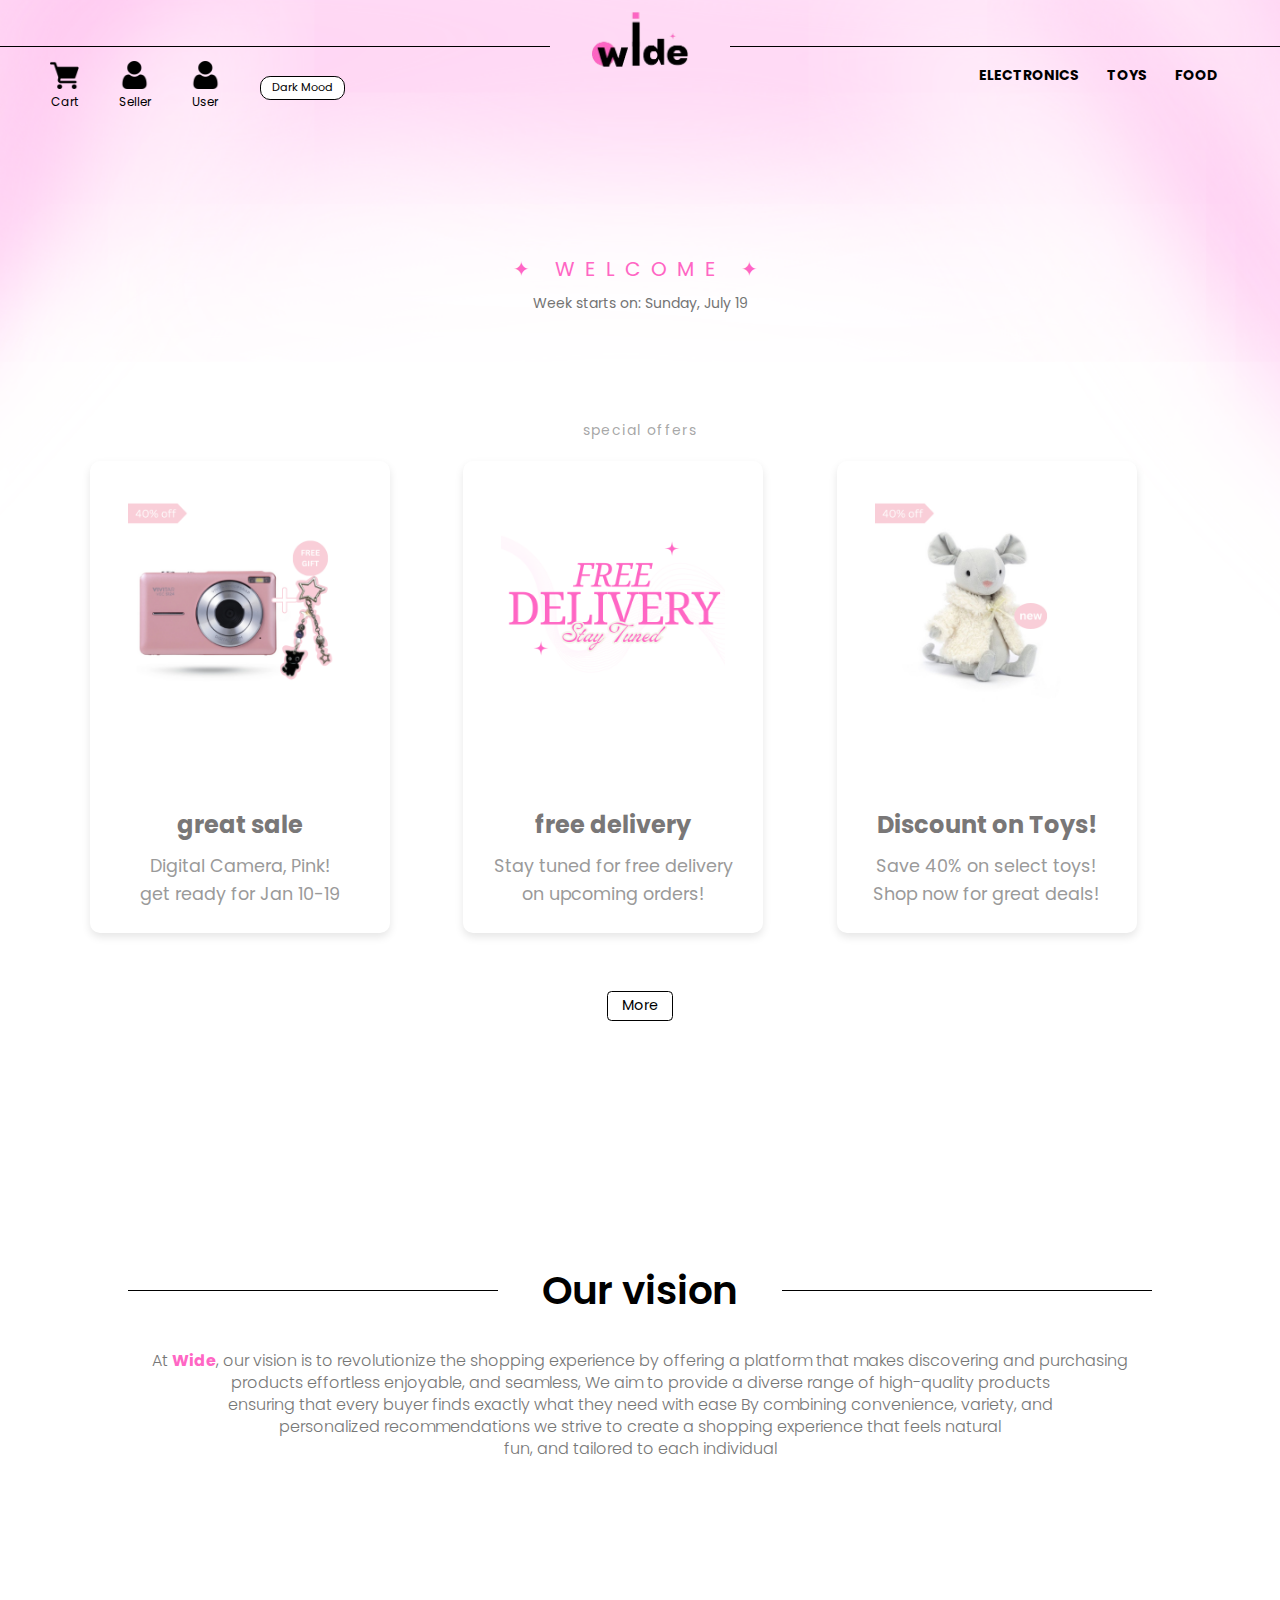
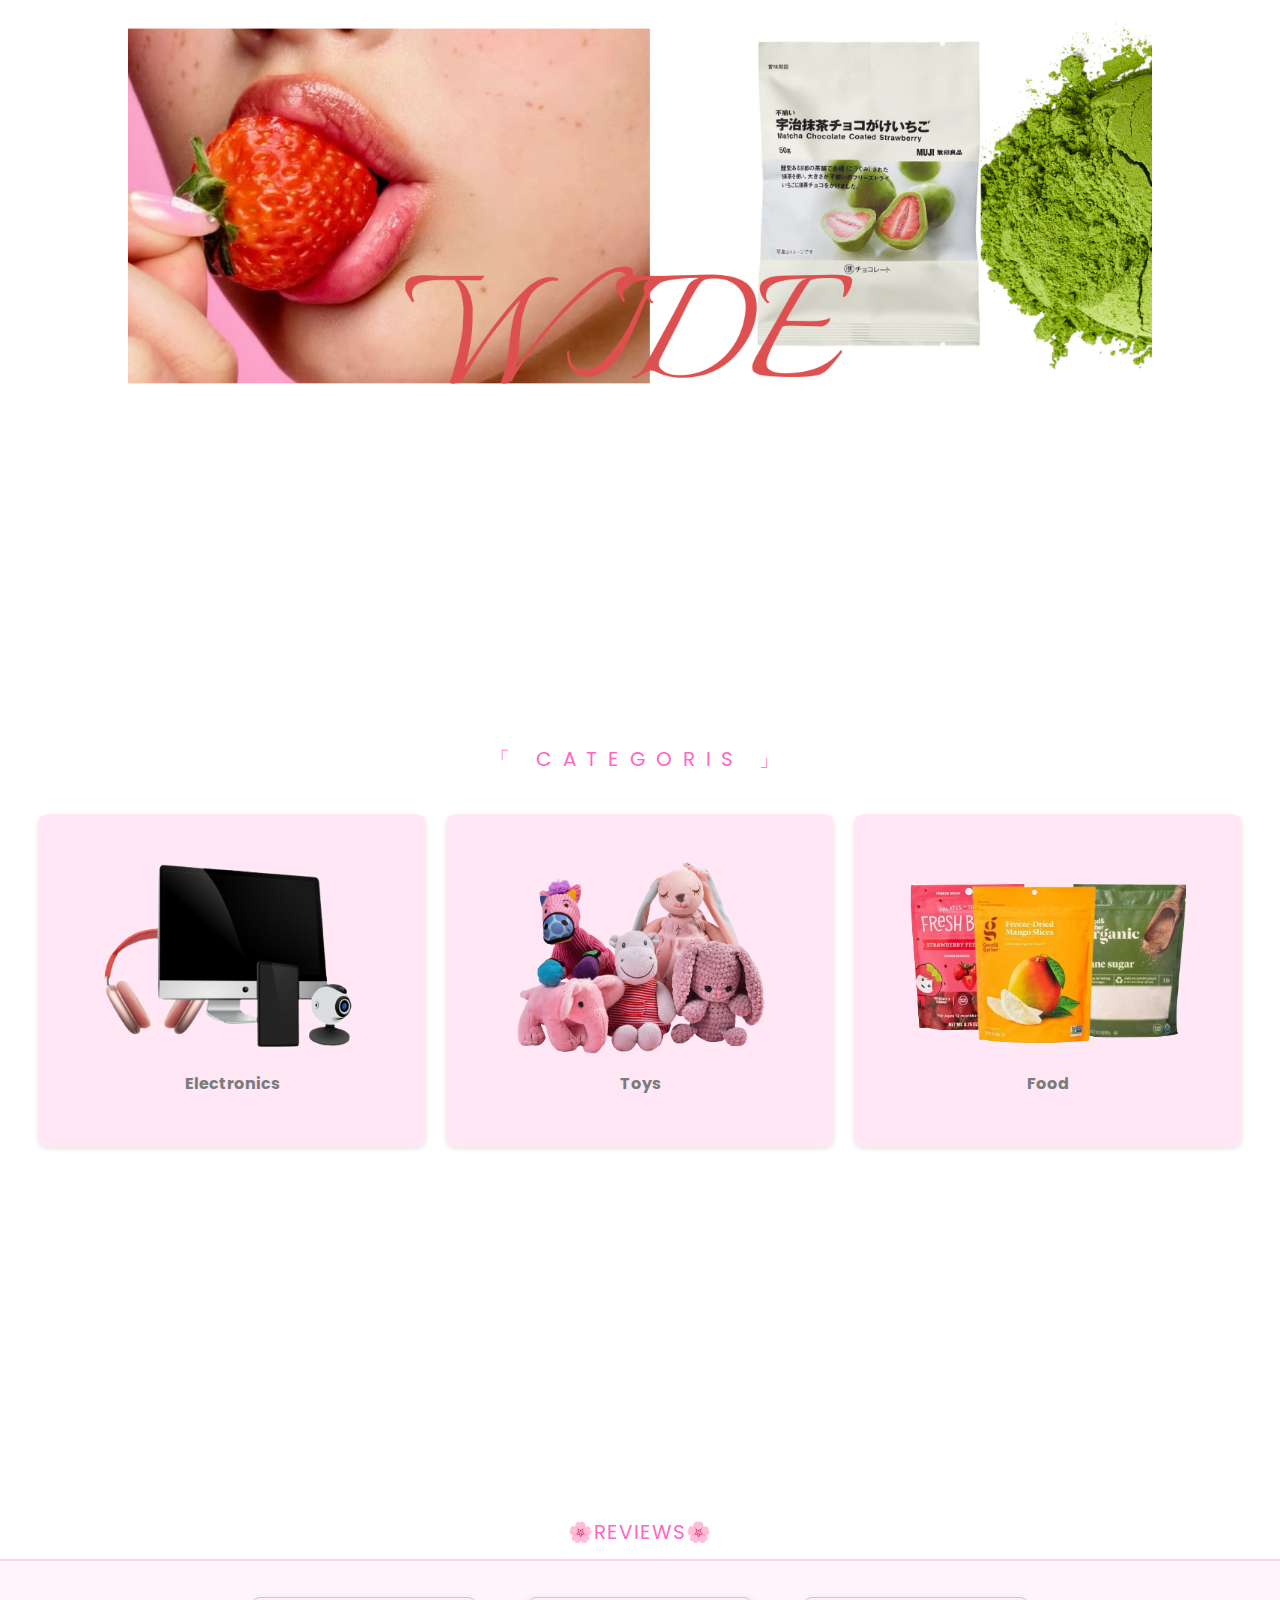
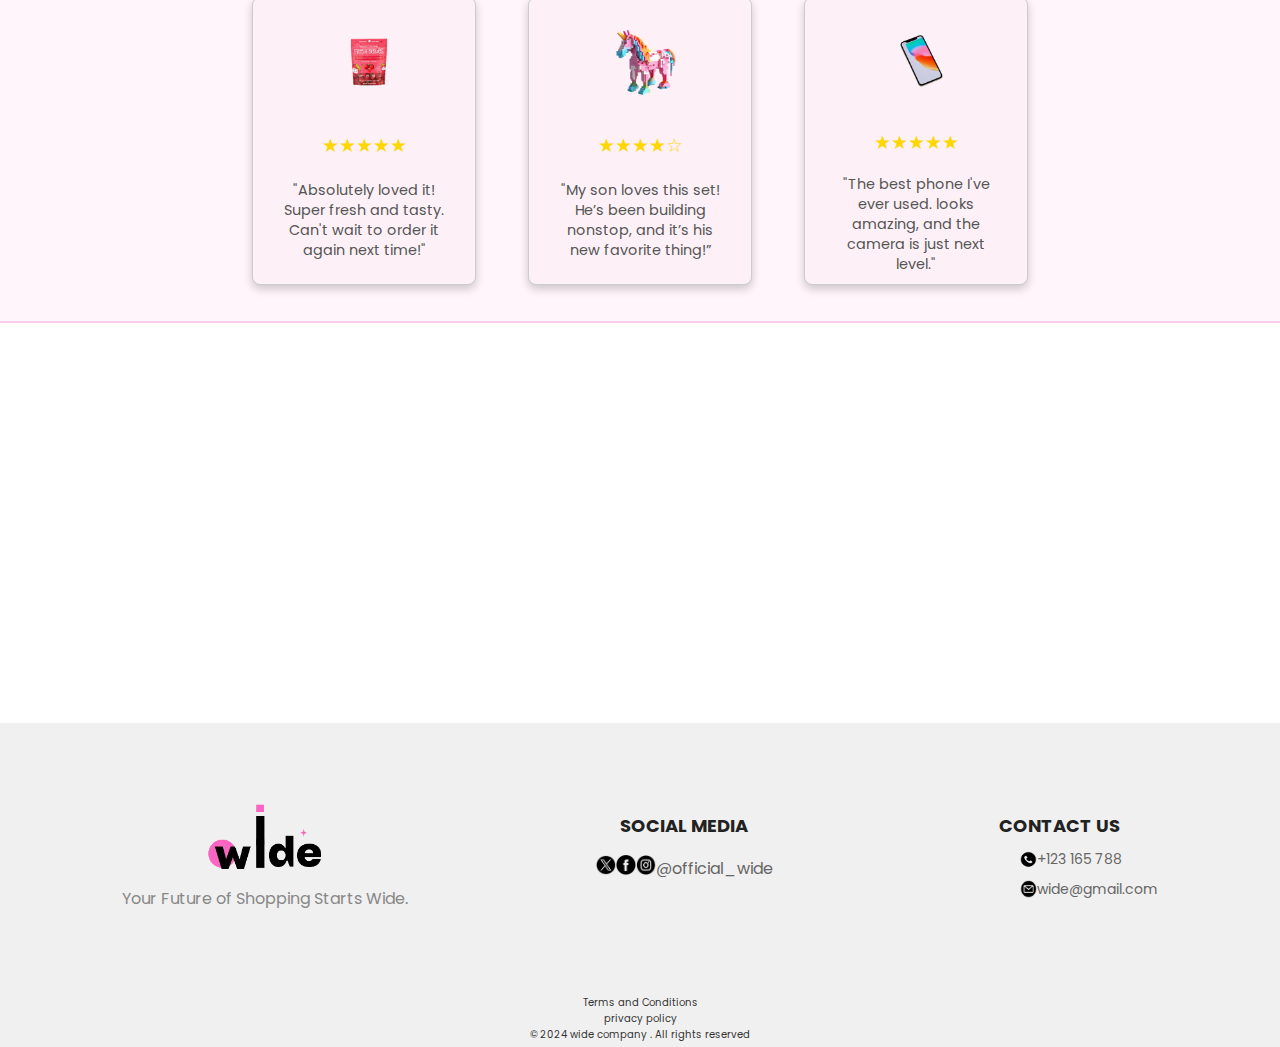
<file: index.html>
<!DOCTYPE html>
<html lang="en">
<head>
    <meta charset="UTF-8">
    <meta name="viewport" content="width=device-width, initial-scale=1.0">
    <title>Wide Marketplace</title>
    <link rel="stylesheet" href="styles.css">
    <script defer src="homescrip.js"></script>
	<link rel="preconnect" href="https://fonts.gstatic.com" crossorigin>
    <link href="https://fonts.googleapis.com/css2?family=Poppins:ital,wght@0,100;0,200;0,300;0,400;0,500;0,600;0,700;0,800;0,900;1,100;1,200;1,300;1,400;1,500;1,600;1,700;1,800;1,900&family=Roboto:ital,wght@0,100;0,300;0,400;0,500;0,700;0,900;1,100;1,300;1,400;1,500;1,700;1,900&display=swap" rel="stylesheet">
    <style>
.review {
    display: flex;
    flex-direction: column;
    align-items: center; /* Centers content horizontally */
    justify-content: space-between; /* Ensures proper spacing */
    text-align: center;
    border: 0.1em solid #ccc;
    border-radius: 0.5em;
    padding: 1.5em;
    margin: 1em;
    background-color: #fdf1f7;
    transition: box-shadow 0.3s;
    cursor: pointer;
    width: 14em; /* Adjust width as needed */
    height: 18em; /* Adjust height as needed */
}

.review img {
    width: 5em; /* Sets the image width */
    height: 5em; /* Sets the image height */
    object-fit: cover; /* Ensures the image fits neatly within its container */
    border-radius: 50%; /* Makes the image circular if desired */
    margin-bottom: 1em; /* Adds spacing below the image */
}

.review .stars {
    color: gold;
    font-size: 1.2em;
    margin: 0.5em 0;
}

.review p {
    font-size: 0.9em;
    color: #555;
    margin-top: 0.5em;
    line-height: 1.4em;
}


#hover-info {
    display: none;
    position: absolute;
    background: #fff;
    border: 1px solid #ccc;
    padding: 15px;
    border-radius: 10px;
    box-shadow: 0 4px 10px rgba(0, 0, 0, 0.2);
    z-index: 1000;
    max-width: 300px;
}


    </style>
</head>


<body>

    <header>
        <div class="header">
            <div class="logo-section">
                <div class="horizontal-line"></div>
                <div class="logo">
                    <a href="index.html">
                        <img src="images/wide-logo.png" alt="Wide Marketplace Logo" id="logo">
                    </a>
                </div>
                <div class="horizontal-line"></div>
            </div>
        </div>

        <!-- Links Section (Icons on the left, Navigation on the right) -->
        <nav class="link-section">
            <!-- Left section (Icons: Cart, Seller, User) -->
            <div class="icons">
                <a href="cart.html">
                    <img src="images/cart.png" alt="Cart" id="cart-icon">
                    <p>Cart</p>
                </a>
                <a href="sellerPage.html">
                    <img src="images/user.png" alt="Seller" id="seller-icon">
                    <p>Seller</p>
                </a>
                <a href="userPage.html">
                    <img src="images/user.png" alt="User" id="user-icon">
                    <p>User</p>
                </a>
                <button class="theme-toggle-btn" onclick="toggleTheme()">Dark Mood</button>
            </div>

            <!-- Right section (Navigation Links) -->
            <div class="nav-links">
                <ul>
                    <li><a href="electronics.html">ELECTRONICS</a></li>
                    <li><a href="toys.html">TOYS</a></li>
                    <li><a href="food.html">FOOD</a></li>
                </ul>
            </div>
        </nav>
	</header>

     
	 <div>
	 <p class="welcome">✦ WELCOME ✦</p></div>
	    <p id="week-start-date"></p>
        <p class="spe">special offers</p>
        
	<div class="pic">
    <div class="offer">
      <img src="images/image1.png" alt="Image 1">
      <h3>great sale</h3>
	  <p>Digital Camera, Pink!<br>get ready for Jan 10-19</p>
    </div>
    
	<div class="offer ">
      <img src="images/image2.png" alt="Image 2">
      <h3>free delivery</h3>
	  	  <p>Stay tuned for free delivery <br>on upcoming orders!</p>
    
    </div>
    <div class="offer ">
        <img src="images/image3.png" alt="Image 3">
<h3>Discount on Toys!</h3>
<p>Save 40% on select toys!<br>Shop now for great deals!</p>
    </div>
    
	<div class="offer more-offer">
      <img src="images/image4.png" alt="Image 4">
      <h3>Best Discount on Potato Chips</h3>
      <p>Get 50% off on a variety of crispy and delicious Potato Chips!</p>
    </div>
    
    <div class="offer more-offer">
      <img src="images/image5.png" alt="Image 5">
      <h3>best discount</h3>
      <p>Wireless on-ear headphones now available<br>  with 40%off</p>
    </div>
	
    <div class="offer more-offer">
      <img src="images/image6.png" alt="Image 6">
      <h3>spacial 50% off</h3>
      <p>Buy Freeze Dried Mangos + Organic Sugar <br> and get a pack of Freeze Dried Strawberries for FREE!</p>
    </div>

	 </div>
         <button id="show-more-btn" onclick="showMoreOffers()">More</button>

	 
	 <div class="vision-section">
	<div class="linevision">
	<span class="line"></span>
	<h2>Our vision</h2> 
		<span class="line"></span>
     </div>
    <p>At <span class="highlight">Wide</span>, our vision is to revolutionize the shopping experience by offering a platform that makes discovering and purchasing <br>products effortless
	enjoyable, and seamless, We aim to provide a diverse range of high-quality products<br> ensuring that every buyer
	finds exactly what they need with ease By combining convenience, variety, and<br> personalized recommendations
	we strive to create a shopping experience that feels natural<br> fun, and tailored to each individual</p>
   
</div>
<img src="images/WIDE.png" alt="Wide Vision" class="vision-image">
  <p class="CATEGORISWORD">「  CATEGORIS  」</p>

  <div class="categories">
    <!-- Electronics Category -->
    <a href="electronics.html">
        <div class="category-card">
            <img src="images/electronics.png" alt="Electronics">
            <p>Electronics</p>
        </div>
    </a>

    <!-- Toys Category -->
    <a href="toys.html">
        <div class="category-card">
            <img src="images/toys.png" alt="Toys">
            <p>Toys</p>
        </div>
    </a>

    <!-- Food Category -->
    <a href="food.html">
        <div class="category-card">
            <img src="images/food.png" alt="Food">
            <p>Food</p>
        </div>
    </a>
</div>
<p class="REVIEWS">🌸REVIEWS🌸</p>

<div class="carousel-container">
    <div class="carousel-box">
        <!-- Review 1 -->
        <div class="review" data-customer="Rana" data-product="Freeze Dried Strawberries" data-rate="★★★★★" data-feedback="Absolutely loved it! Super fresh and tasty. Can't wait to order it again next time!">
            <img src="images/stro.png" alt="Rana">
            <div class="stars">★★★★★</div>
            <p>"Absolutely loved it! Super fresh and tasty. Can't wait to order it again next time!"</p>
        </div>
        
        <div class="review" data-customer="Fahad" data-product="Lego Building Set" data-rate="★★★★☆" data-feedback="My son loves this set! He’s been building nonstop, and it’s his new favorite thing!">
            <img src="images/lego.png" alt="Fahad">
            <div class="stars">★★★★☆</div>
            <p>"My son loves this set! He’s been building nonstop, and it’s his new favorite thing!”</p>
        </div>
        
        <div class="review" data-customer="Lojain" data-product="Smartphone X" data-rate="★★★★★" data-feedback="The best phone I've ever used. looks amazing, and the camera is just next level.">
            <img src="images/phone.png" alt="Lojain">
            <div class="stars">★★★★★</div>
            <p>"The best phone I've ever used. looks amazing, and the camera is just next level."</p>
        </div>      
    </div>
</div>

<div id="hover-info" style="display: none; position: absolute; background: #ffe4f2; border: 1px solid #ccc; padding: 10px; border-radius: 5px; box-shadow: 0 4px 10px rgba(0, 0, 0, 0.2);">
    <h3 id="hover-customer"></h3>
    <p id="hover-product" style="color: #df0b8a;"></p>
    <p id="hover-rate" style="color: gold;"></p>
    <p id="hover-feedback" style="margin-top: 5px; color: #d684ba;"></p>
</div>
<footer>
  <div class="footer-section">
    <img src="images/wide-logo.png" alt="Logo" width="118">
    <p>Your Future of Shopping Starts Wide.</p>
  </div>
  <div class="footer-section social-media">
    <h3>SOCIAL MEDIA</h3>
    <ul class="social-icons">
      <li><a href="#"><img src="images/twitter.png" alt="Twitter"></a></li>
      <li><a href="#"><img src="images/facebook.png" alt="Facebook"></a></li>
      <li><a href="#"><img src="images/insta.png" alt="Instagram"></a></li>
      <li>@official_wide</li>
                    </ul>
                </div>
                <div class="footer-section contact-us">
                    <h3>CONTACT US</h3>
                    <ul>
                        <li><a href="#"><img src="images/phone1.png" alt="Phone"> +123 165 788</a></li>
                        <li><a href="mailto:@wide@gmail.com"><img src="images/email1.png" alt="Email"> wide@gmail.com</a></li>
    </ul>
    
  </div>
  
</footer>
 <div class="bottom-bar">
            <p>  Terms and Conditions<br>
privacy policy<br>&copy; 2024 wide company . All rights reserved</p>
        </div>
</body>
</html>
</file>
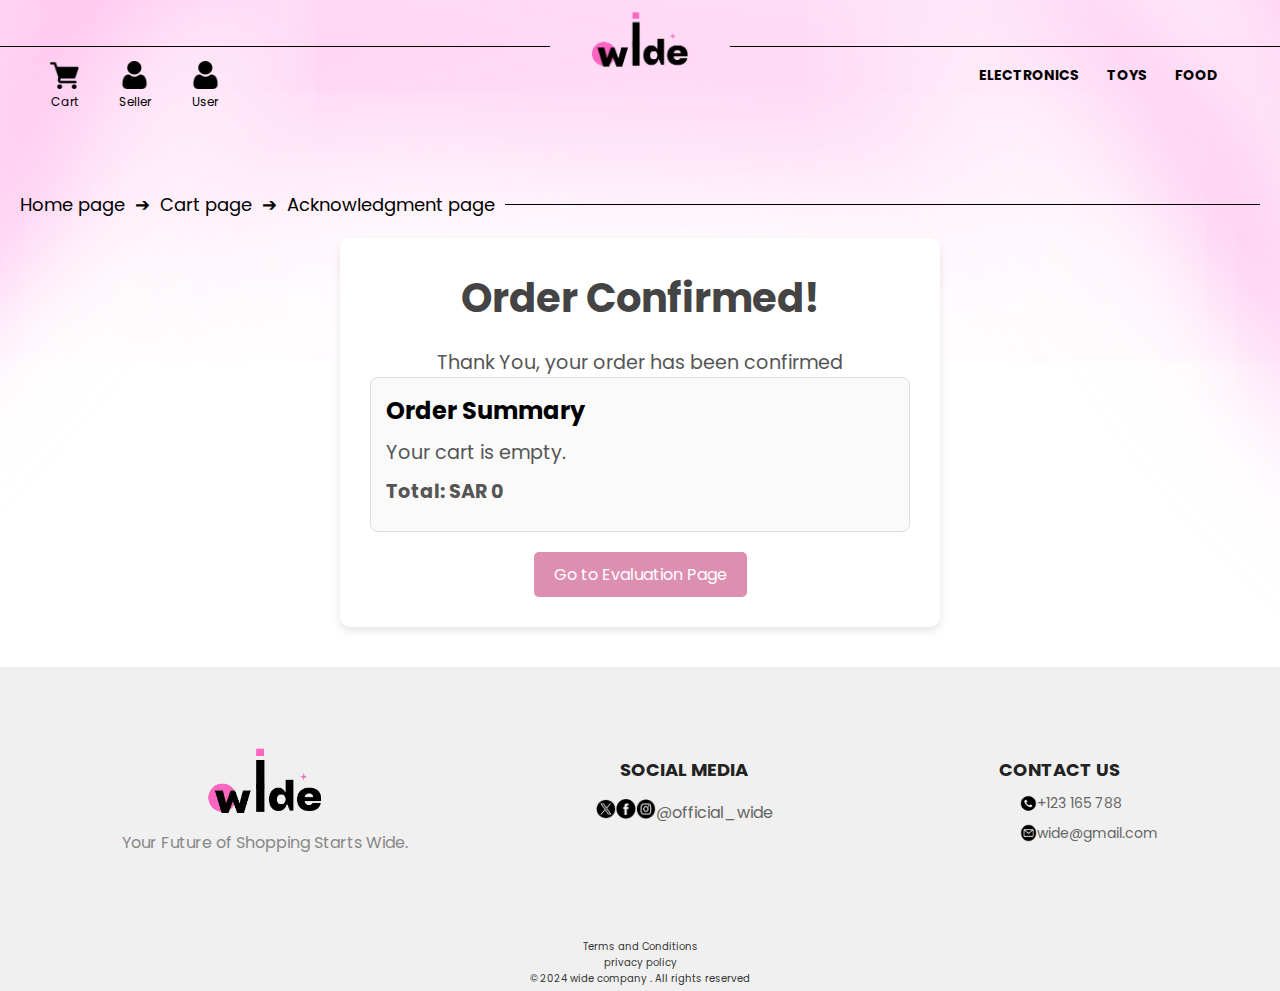
<file: acknowledgment.html>
<!DOCTYPE html>
<html lang="en">
<head>
    <meta charset="UTF-8">
    <meta name="viewport" content="width=device-width, initial-scale=1.0">
    <title>Wide Marketplace</title>
    <link rel="stylesheet" href="styles.css">
	<link rel="preconnect" href="https://fonts.gstatic.com" crossorigin>
    <link href="https://fonts.googleapis.com/css2?family=Poppins:ital,wght@0,100;0,200;0,300;0,400;0,500;0,600;0,700;0,800;0,900;1,100;1,200;1,300;1,400;1,500;1,600;1,700;1,800;1,900&family=Roboto:ital,wght@0,100;0,300;0,400;0,500;0,700;0,900;1,100;1,300;1,400;1,500;1,700;1,900&display=swap" rel="stylesheet">
</head>

<body>
    <header>
        <div class="header">
            <div class="logo-section">
                <div class="horizontal-line"></div>
                <div class="logo">
                    <a href="index.html">
                        <img src="images/wide-logo.png" alt="Wide Marketplace Logo" id="logo">
                    </a>
             
                </div>
                <div class="horizontal-line"></div>
            </div>
        </div>
    
        <!-- Links Section (Icons on the left, Navigation on the right) -->
        
        <nav class="link-section">
            <!-- Left section (Icons: Cart, Seller, User) -->
            <div class="icons">
              <a href="cart.html">
        <img src="images/cart.png" alt="Cart">
        <p>Cart</p>
       </a>
    
         <a href="sellerPage.html">
        <img src="images/user.png" alt="Seller">
        <p>Seller</p>
         </a>
    
        <a href="userPage.html">
        <img src="images/user.png" alt="User">
        <p>User</p>
         </a>
    
            </div>
    
            <!-- Right section (Navigation Links) -->
         <div class="nav-links">
          <ul> 
            <li><a href="electronics.html">ELECTRONICS</a> </li>
            <li><a href="toys.html">TOYS</a> </li>
            <li> <a href="food.html">FOOD</a></li>     
          </ul> 
         </div>
        </nav>


         </header>

         <main>

            <br><br>
            <div class="path">
                <a href="index.html">Home page</a> ➔ <a href="cart.html">Cart page</a> ➔ <a href="acknowledgment.html">Acknowledgment page</a>
                <div class="path-line"></div>
            </div>

        </main>

    <div class="acknowledgment-container">
        <h1>Order Confirmed!</h1>
        <p>Thank You, your order has been confirmed</p>
        <!-- Order Summary -->
        <div class="order-summary">
            <h2>Order Summary</h2>
            <div id="orderItems">
                <!-- Dynamic item list will be appended here by JavaScript -->
            </div>
            <p><strong>Total: SAR <span id="totalCost">0</span></strong></p>
        </div>
        <a href="ProductEvaluationPage.html" class="back-to-home">Go to Evaluation Page</a>
    </div>

    <footer>
        <div class="footer-section">
          <img src="images/wide-logo.png" alt="Logo" width="118">
          <p>Your Future of Shopping Starts Wide.</p>
        </div>
        <div class="footer-section social-media">
          <h3>SOCIAL MEDIA</h3>
          <ul class="social-icons">
            <li><a href="#"><img src="images/twitter.png" alt="Twitter"></a></li>
            <li><a href="#"><img src="images/facebook.png" alt="Facebook"></a></li>
            <li><a href="#"><img src="images/insta.png" alt="Instagram"></a></li>
            <li>@official_wide</li>
                </ul>
            </div>
            <div class="footer-section contact-us">
                <h3>CONTACT US</h3>
                <ul>
                    <li><a href="#"><img src="images/phone1.png" alt="Phone"> +123 165 788</a></li>
                    <li><a href="mailto:@wide@gmail.com"><img src="images/email1.png" alt="Email"> wide@gmail.com</a></li>
          </ul>
          
        </div>
        
      </footer>
       <div class="bottom-bar">
                  <p>  Terms and Conditions<br>
      privacy policy<br>&copy; 2024 wide company . All rights reserved</p>
              </div>
              <script>
                document.addEventListener("DOMContentLoaded", function() {
                    const cartItems = JSON.parse(localStorage.getItem("cartItems")) || [];
                    const orderItemsContainer = document.getElementById("orderItems");
                    const totalCostElement = document.getElementById("totalCost");
                
                    if (cartItems.length === 0) {
                        orderItemsContainer.innerHTML = "<p>Your cart is empty.</p>";
                    } else {
                        let totalCost = 0;
                
                        cartItems.forEach(item => {
                            const itemDiv = document.createElement("div");
                            itemDiv.className = "order-item";
                            const itemTotal = item.price * item.quantity;
                            totalCost += itemTotal;
                
                            itemDiv.innerHTML = `
                                <p><strong>${item.name}</strong></p>
                                <p>Price: SAR ${item.price.toFixed(2)}</p>
                                <p>Quantity: ${item.quantity}</p>
                                <p>Item Total: SAR ${itemTotal.toFixed(2)}</p>
                                <hr>
                            `;
                            orderItemsContainer.appendChild(itemDiv);
                        });
                
                        totalCostElement.textContent = totalCost.toFixed(2);
                    }
                });
                </script>
                
                
</body>
</html>
</file>
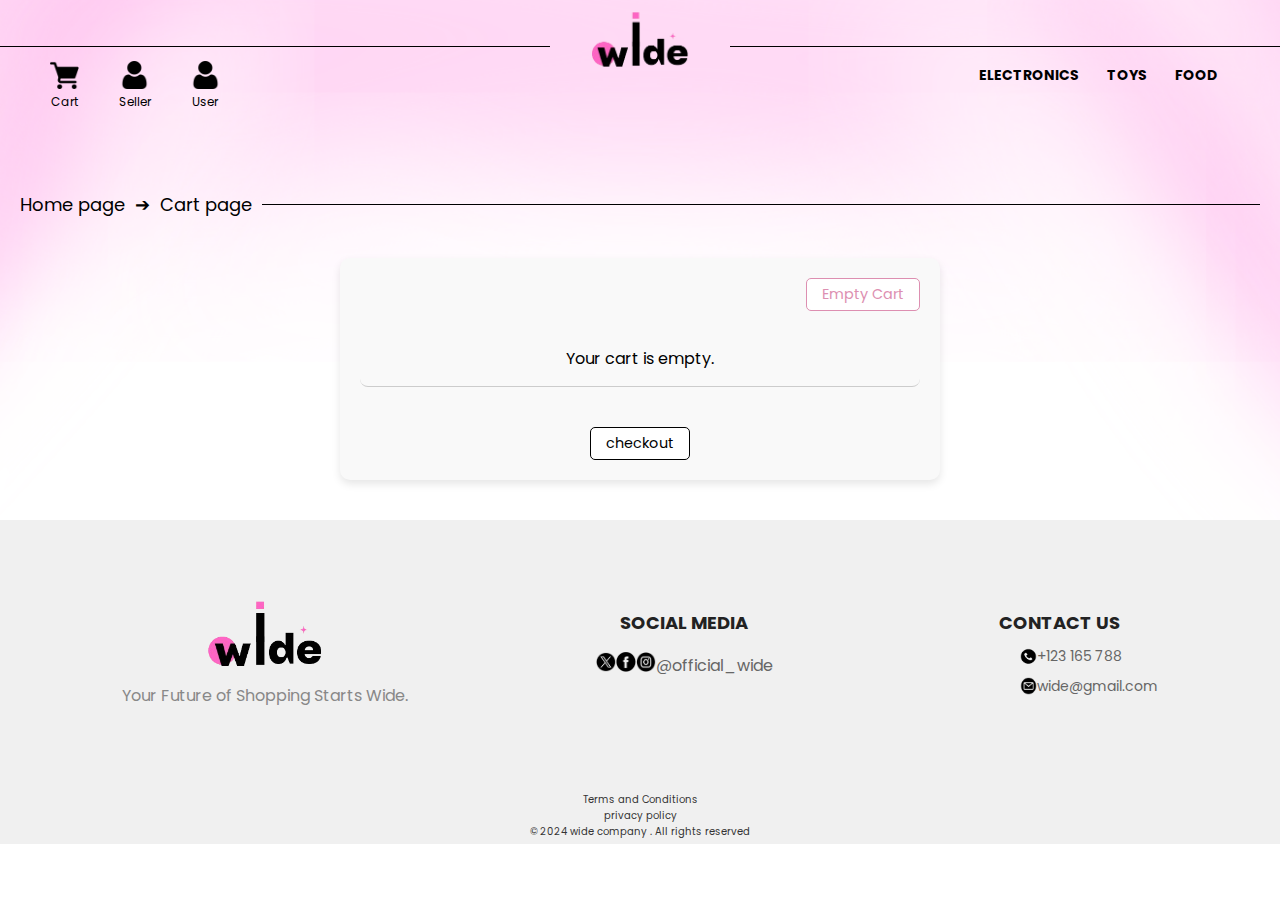
<file: cart.html>
<!DOCTYPE html>
<html lang="en">
<head>
    <meta charset="UTF-8">
    <meta name="viewport" content="width=device-width, initial-scale=1.0">
    <title>Wide Marketplace</title>
    <link rel="stylesheet" href="styles.css">
	<link rel="preconnect" href="https://fonts.gstatic.com" crossorigin>
    <link href="https://fonts.googleapis.com/css2?family=Poppins:ital,wght@0,100;0,200;0,300;0,400;0,500;0,600;0,700;0,800;0,900;1,100;1,200;1,300;1,400;1,500;1,600;1,700;1,800;1,900&family=Roboto:ital,wght@0,100;0,300;0,400;0,500;0,700;0,900;1,100;1,300;1,400;1,500;1,700;1,900&display=swap" rel="stylesheet">
</head>

<body>
    <header>
        <div class="header">
            <div class="logo-section">
                <div class="horizontal-line"></div>
                <div class="logo">
                    <a href="index.html">
                        <img src="images/wide-logo.png" alt="Wide Marketplace Logo" id="logo">
                    </a>
             
                </div>
                <div class="horizontal-line"></div>
            </div>
        </div>
    
        <!-- Links Section (Icons on the left, Navigation on the right) -->
        
        <nav class="link-section">
            <!-- Left section (Icons: Cart, Seller, User) -->
            <div class="icons">
              <a href="cart.html">
        <img src="images/cart.png" alt="Cart">
        <p>Cart</p>
       </a>
    
         <a href="sellerPage.html">
        <img src="images/user.png" alt="Seller">
        <p>Seller</p>
         </a>
    
        <a href="userPage.html">
        <img src="images/user.png" alt="User">
        <p>User</p>
         </a>
    
            </div>
    
            <!-- Right section (Navigation Links) -->
         <div class="nav-links">
          <ul> 
            <li><a href="electronics.html">ELECTRONICS</a> </li>
            <li><a href="toys.html">TOYS</a> </li>
            <li> <a href="food.html">FOOD</a></li>     
          </ul> 
         </div>
        </nav>


    </header>

         <main>

            <br><br>
            <div class="path">
                <a href="index.html">Home page</a> ➔ <a href="cart.html">Cart page</a>
                <div class="path-line"></div>
            </div>

        

         <!-- cart -->

         <div class="cart">
            <div class="cart-header">
                <input class="empty-cart" type="button" name="emptyCart" value="Empty Cart" onclick="emptyCart()">
            </div>
        
            <div id="cartItemsContainer" class="cart-item"> </div>

    

        <div class="cart-footer">
            <input class="checkOutButton" type="button" name="checkout" value="checkout" onclick="window.location.href='acknowledgment.html'">

         </div>

        </div>

        </main>


         <footer>
            <div class="footer-section">
              <img src="images/wide-logo.png" alt="Logo" width="118">
              <p>Your Future of Shopping Starts Wide.</p>
            </div>
            <div class="footer-section social-media">
              <h3>SOCIAL MEDIA</h3>
              <ul class="social-icons">
                <li><a href="#"><img src="images/twitter.png" alt="Twitter"></a></li>
                <li><a href="#"><img src="images/facebook.png" alt="Facebook"></a></li>
                <li><a href="#"><img src="images/insta.png" alt="Instagram"></a></li>
                <li>@official_wide</li>
                    </ul>
                </div>
                <div class="footer-section contact-us">
                    <h3>CONTACT US</h3>
                    <ul>
                        <li><a href="#"><img src="images/phone1.png" alt="Phone"> +123 165 788</a></li>
                        <li><a href="mailto:@wide@gmail.com"><img src="images/email1.png" alt="Email"> wide@gmail.com</a></li>
              </ul>
              
            </div>
            
          </footer>
           <div class="bottom-bar">
                      <p>  Terms and Conditions<br>
          privacy policy<br>&copy; 2024 wide company . All rights reserved</p>
                  </div>

                  <script>

                function emptyCart() {
                localStorage.removeItem("cartItems");
                location.reload();
                }

                document.addEventListener("DOMContentLoaded", function() {
    const cartItemsContainer = document.getElementById("cartItemsContainer");
    const cartItems = JSON.parse(localStorage.getItem("cartItems")) || [];

    if (cartItems.length === 0) {
        cartItemsContainer.innerHTML = "<p>Your cart is empty.</p>";
    } else {
        cartItems.forEach(item => {
            const itemDiv = document.createElement("div");
            itemDiv.className = "cart-item";

            // Create an image element with fallback extensions
            const imgElement = document.createElement("img");
            imgElement.alt = item.name;
            imgElement.className = "cart-image";
            loadImageWithFallback(imgElement, item.name);

            itemDiv.innerHTML = `
                <div class="cart-details">
                    <h4>${item.name}</h4>
                    <div class="quantity-controls">
                        <button class="minus-btn" onclick="updateQuantity('${item.name}', -1)">-</button>
                        <span class="quantity">${item.quantity}</span>
                        <button class="plus-btn" onclick="updateQuantity('${item.name}', 1)">+</button>
                        <button class="remove-item" onclick="removeItem('${item.name}')">
                            <img src="images/bin.png" alt="Remove Item">
                        </button>
                    </div>
                    <p class="total-price">Total Price: SAR ${item.price * item.quantity}</p>
                </div>
            `;

            itemDiv.insertBefore(imgElement, itemDiv.firstChild);
            cartItemsContainer.appendChild(itemDiv);
        });
    }
});

// Function to load image with fallback extensions
async function loadImageWithFallback(imgElement, itemName) {
    const basePath = "images/";
    const formattedName = itemName.toLowerCase();
    const extensions = ["webp", "jpg", "jpeg", "png"]; // Possible extensions

    for (const ext of extensions) {
        const imagePath = `${basePath}${formattedName}.${ext}`;
        const imageLoaded = await checkImage(imagePath);
        if (imageLoaded) {
            imgElement.src = imagePath;
            return;
        }
    }
    // Fallback to a placeholder if none of the extensions work
    imgElement.src = `${basePath}placeholder_image.png`;
}

// Function to check if image exists asynchronously
function checkImage(url) {
    return new Promise((resolve) => {
        const img = new Image();
        img.src = url;
        img.onload = () => resolve(true);
        img.onerror = () => resolve(false);
    });
}

function updateQuantity(name, change) {
    let cartItems = JSON.parse(localStorage.getItem("cartItems")) || [];
    const itemIndex = cartItems.findIndex(item => item.name === name);

    if (itemIndex !== -1) {
        cartItems[itemIndex].quantity += change;
        if (cartItems[itemIndex].quantity < 1) cartItems[itemIndex].quantity = 1;
        localStorage.setItem("cartItems", JSON.stringify(cartItems));
        location.reload();
    }
}

        function removeItem(name) {
            let cartItems = JSON.parse(localStorage.getItem("cartItems")) || [];
            cartItems = cartItems.filter(item => item.name !== name);
            localStorage.setItem("cartItems", JSON.stringify(cartItems));
            location.reload();
        }

        function emptyCart() {
            localStorage.removeItem("cartItems");
            location.reload();
        }

    
                
    </script>


        
</body>
</html>
</file>
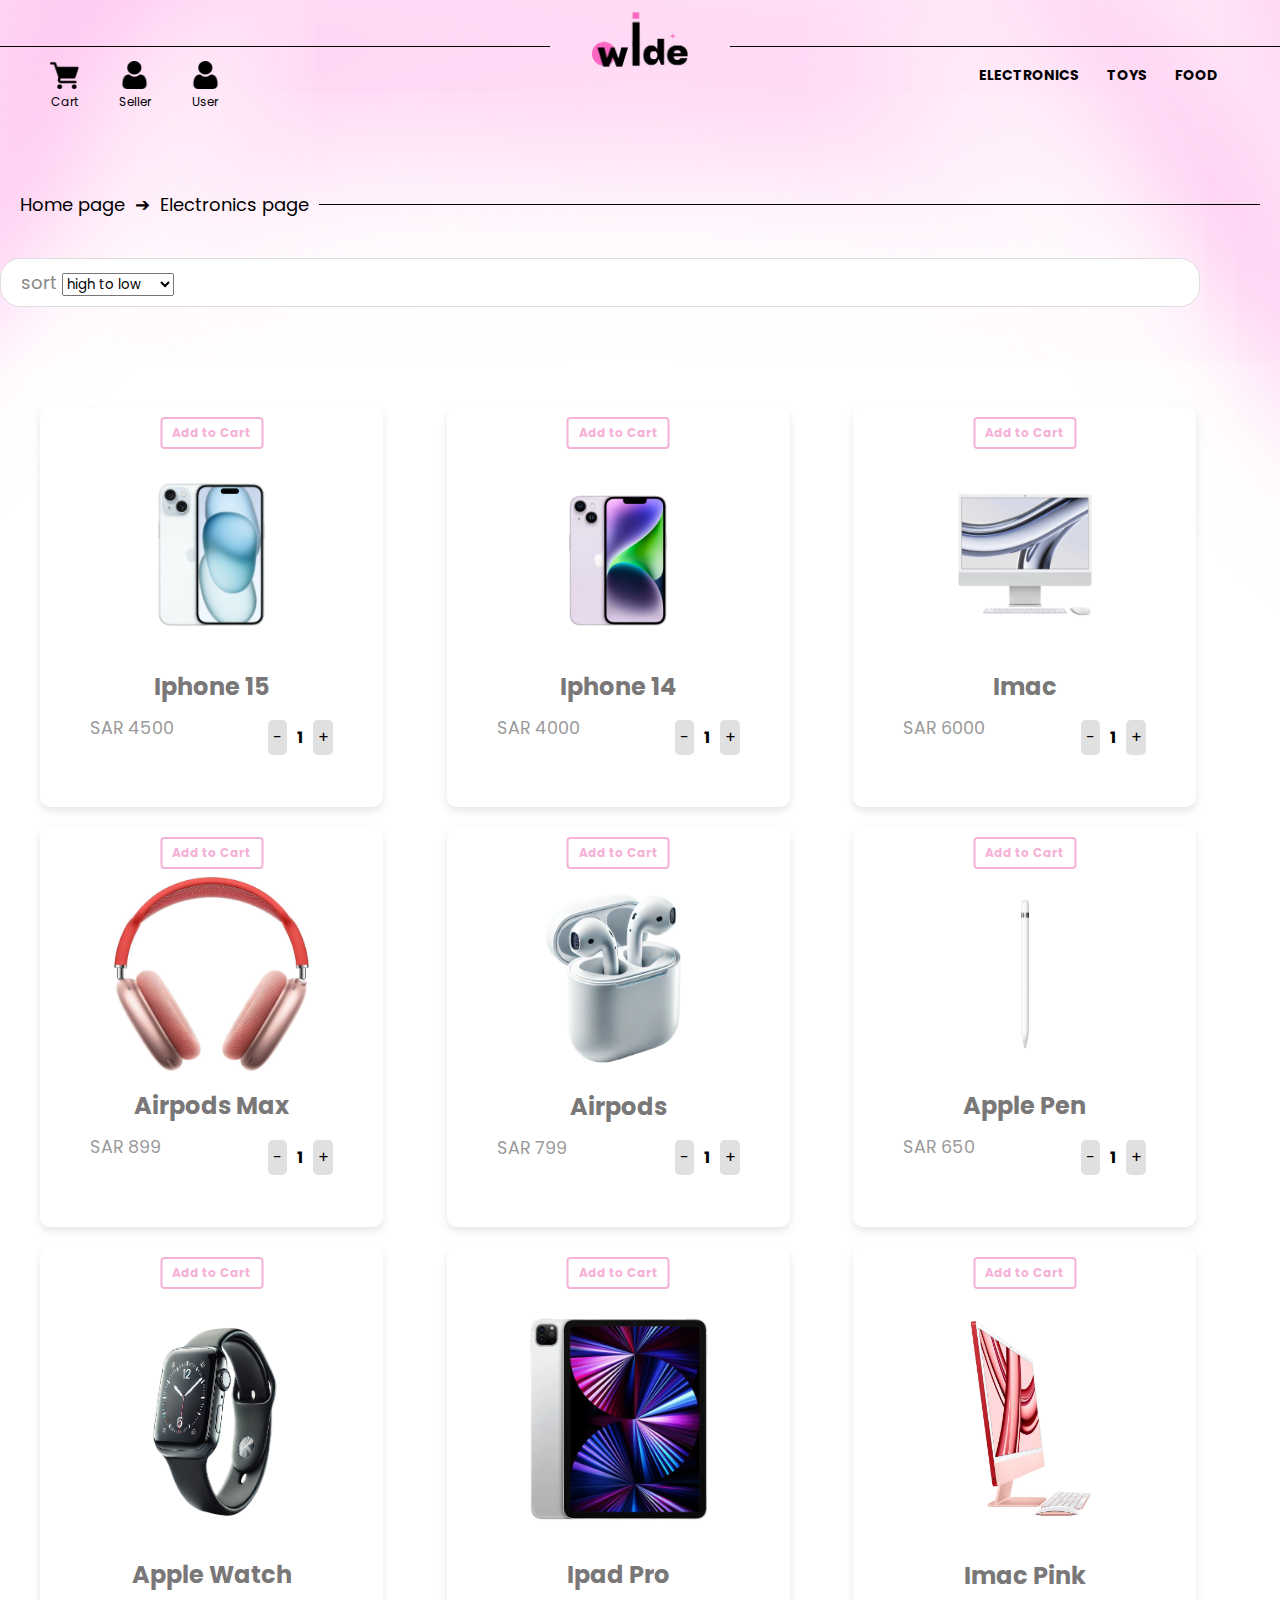
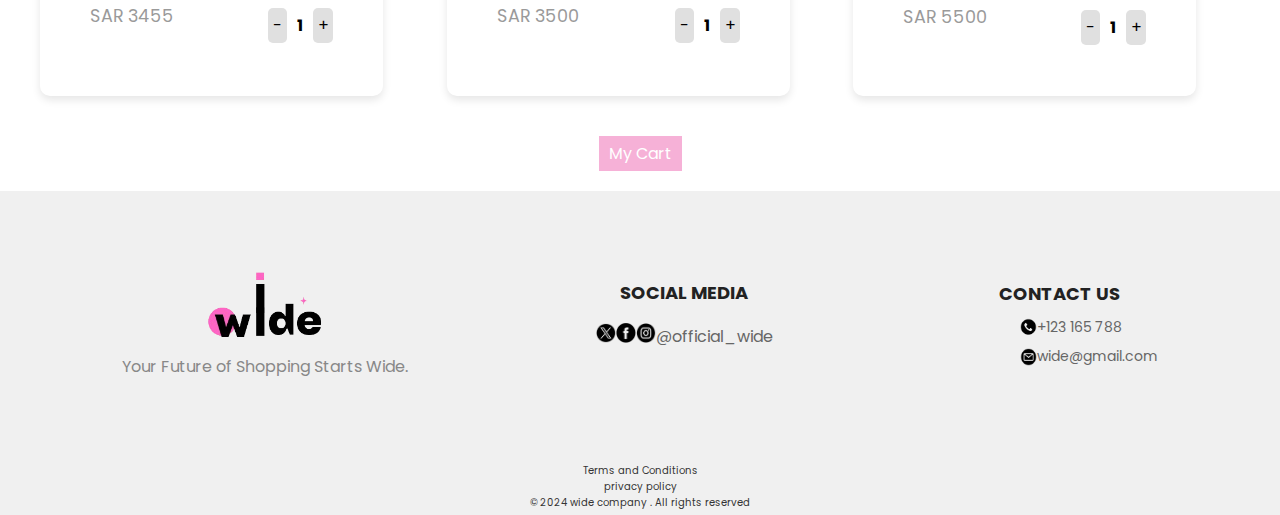
<file: electronics.html>
<!DOCTYPE html>
<html lang="en">
<head>
    <meta charset="UTF-8">
    <meta name="viewport" content="width=device-width, initial-scale=1.0">
    <title>electronics page</title>
    <link rel="stylesheet" href="styles.css">
    <link rel="preconnect" href="https://fonts.gstatic.com" crossorigin>
    <link href="https://fonts.googleapis.com/css2?family=Poppins:ital,wght@0,100;0,200;0,300;0,400;0,500;0,600;0,700;0,800;0,900;1,100;1,200;1,300;1,400;1,500;1,600;1,700;1,800;1,900&family=Roboto:ital,wght@0,100;0,300;0,400;0,500;0,700;0,900;1,100;1,300;1,400;1,500;1,700;1,900&display=swap" rel="stylesheet">

</head>

<body>
    <header>
        <div class="header">
            <div class="logo-section">
                <div class="horizontal-line"></div>
                <div class="logo">
                  <a href="index.html">
                    <img src="images/wide-logo.png" alt="Wide Marketplace Logo" id="logo">
                  </a>
             
                </div>
                <div class="horizontal-line"></div>
            </div>
        </div>
    
        <!-- Links Section (Icons on the left, Navigation on the right) -->
        
        <nav class="link-section">
            <!-- Left section (Icons: Cart, Seller, User) -->
            <div class="icons">
              <a href="cart.html">
        <img src="images/cart.png" alt="Cart">
        <p>Cart</p>
       </a>
    
       <a href="sellerPage.html">
        <img src="images/user.png" alt="Seller">
        <p>Seller</p>
         </a>
    
        <a href="userPage.html">
        <img src="images/user.png" alt="User">
        <p>User</p>
         </a>
    
            </div>
    
            <!-- Right section (Navigation Links) -->
         <div class="nav-links">
          <ul> 
            <li><a href="electronics.html">ELECTRONICS</a> </li>
            <li><a href="toys.html">TOYS</a> </li>
            <li> <a href="food.html">FOOD</a></li>     
          </ul> 
         </div>
        </nav>


         </header>

         <main>

            <br><br>
            <div class="path">
                <a href="index.html">Home page</a> ➔ <a href="electronics.html">Electronics page</a>
                <div class="path-line"></div>
            </div>

            <!--sort-->

            <div class="sort-container">
                <div class="sort-button">sort
                  <select id="sorting" class="sorting">
                    <!-- optgroup tag starts -->
                    <optgroup label="price">
                      <option value="high to low">
                        high to low
                      </option>
                      <option value="low to high">
                        low to high
                      </option>
                    </optgroup>
                    <optgroup label="name">
                      <option value="a-z">
                        a-z
                      </option>
                      <option value="z-a">
                        z-a
                      </option>
                    </optgroup>
                    <!-- optgroup tag ends -->
                  </select>
                </div>
              </div>

         </main>

         <!--electronics-->

         <div id="picCategories" class="picCategories">
            <div class="categoriesOption">
              <button class="add-to-cart-btn">Add to Cart</button>
              <img src="images/iphone 15.webp" alt="iphone 15">
              <h4>Iphone 15</h4>
              <div class="priceAndCart">
              <p class="priceCat">SAR 4500</p>
              <div class="quantity-controls">
                <button class="minus-btn">-</button>
                <span class="quantity">1</span>
                <button class="plus-btn">+</button>

             </div>
             </div>

            </div>

            
            <div class="categoriesOption">
              <button class="add-to-cart-btn">Add to Cart</button>
              <img src="images/iphone 14.webp" alt="Iphone 14">
              <h4>Iphone 14</h4>
              <div class="priceAndCart">
                    <p class="priceCat">SAR 4000</p>
                    <div class="quantity-controls">
                      <button class="minus-btn">-</button>
                      <span class="quantity">1</span>
                      <button class="plus-btn">+</button>
                   </div>
                  </div>
            
            </div>

            <div class="categoriesOption ">
              <button class="add-to-cart-btn">Add to Cart</button>
                <img src="images/imac.webp" alt="imac">
                <h4>Imac</h4>
                <div class="priceAndCart">
                  <p class="priceCat">SAR 6000</p>
                  <div class="quantity-controls">
                    <button class="minus-btn">-</button>
                    <span class="quantity">1</span>
                    <button class="plus-btn">+</button>
                 </div>
                </div>
            </div>
            
            <div class="categoriesOption">
              <button class="add-to-cart-btn">Add to Cart</button>
              <img src="images/airpods max.jpeg" alt="airpods max">
              <h4>Airpods Max</h4>
              <div  class="priceAndCart">
              <p class="priceCat">SAR 899</p>
              <div class="quantity-controls">
                <button class="minus-btn">-</button>
                <span class="quantity">1</span>
                <button class="plus-btn">+</button>
             </div>
            </div>

            </div>

            <div class="categoriesOption ">
              <button class="add-to-cart-btn">Add to Cart</button>
                <img src="images/AIRpods.png" alt="airpods">
                <h4>Airpods</h4>
                <div  class="priceAndCart">
                   <p class="priceCat">SAR 799</p>
                <div class="quantity-controls">
                <button class="minus-btn">-</button>
                <span class="quantity">1</span>
                <button class="plus-btn">+</button>
             </div> 
            </div> 
              </div>
            
            <div class="categoriesOption ">
              <button class="add-to-cart-btn">Add to Cart</button>
              <img src="images/apple pen.webp" alt="apple pen">
              <h4>Apple Pen</h4>
              <div  class="priceAndCart">
              <p class="priceCat">SAR 650</p>
              <div class="quantity-controls">
                <button class="minus-btn">-</button>
                <span class="quantity">1</span>
                <button class="plus-btn">+</button>
             </div>
            </div>
            </div>

           <div class="categoriesOption ">
            <button class="add-to-cart-btn">Add to Cart</button>
            <img src="images/apple watch.png" alt="apple watch">
                <h4>Apple Watch</h4>
                <div class="priceAndCart">
                <p class="priceCat">SAR 3455</p>
                <div class="quantity-controls">
                  <button class="minus-btn">-</button>
                  <span class="quantity">1</span>
                  <button class="plus-btn">+</button>
               </div>
              </div>
              </div>

               <div class="categoriesOption ">
                <button class="add-to-cart-btn">Add to Cart</button>
                <img src="images/ipad pro.webp" alt="Ipad pro">
              <h4>Ipad Pro</h4>
              <div class="priceAndCart">
              <p class="priceCat">SAR 3500</p>
              <div class="quantity-controls">
                <button class="minus-btn">-</button>
                <span class="quantity">1</span>
                <button class="plus-btn">+</button>
             </div>
            </div>
            </div>

            <div class="categoriesOption ">
              <button class="add-to-cart-btn">Add to Cart</button>
                <img src="images/imac pink.jpeg" alt="Imac pink">
                <h4>Imac Pink</h4>
                <div class="priceAndCart">
                <p class="priceCat">SAR 5500</p>
                <div class="quantity-controls">
                  <button class="minus-btn">-</button>
                  <span class="quantity">1</span>
                  <button class="plus-btn">+</button>
               </div>
              </div>  
              </div>

             </div>

             <button id="myCartButton">My Cart</button>

             <footer>
              <div class="footer-section">
                <img src="images/wide-logo.png" alt="Logo" width="118">
                <p>Your Future of Shopping Starts Wide.</p>
              </div>
              <div class="footer-section social-media">
                <h3>SOCIAL MEDIA</h3>
                <ul class="social-icons">
                  <li><a href="#"><img src="images/twitter.png" alt="Twitter"></a></li>
                  <li><a href="#"><img src="images/facebook.png" alt="Facebook"></a></li>
                  <li><a href="#"><img src="images/insta.png" alt="Instagram"></a></li>
                  <li>@official_wide</li>
                      </ul>
                  </div>
                  <div class="footer-section contact-us">
                      <h3>CONTACT US</h3>
                      <ul>
                          <li><a href="#"><img src="images/phone1.png" alt="Phone"> +123 165 788</a></li>
                          <li><a href="mailto:@wide@gmail.com"><img src="images/email1.png" alt="Email"> wide@gmail.com</a></li>
                </ul>
                
              </div>
              
            </footer>
             <div class="bottom-bar">
                        <p>  Terms and Conditions<br>
            privacy policy<br>&copy; 2024 wide company . All rights reserved</p>
                    </div>
            

        
            
         <script src="scriptCat.js"></script>


</body>

</html>
</file>
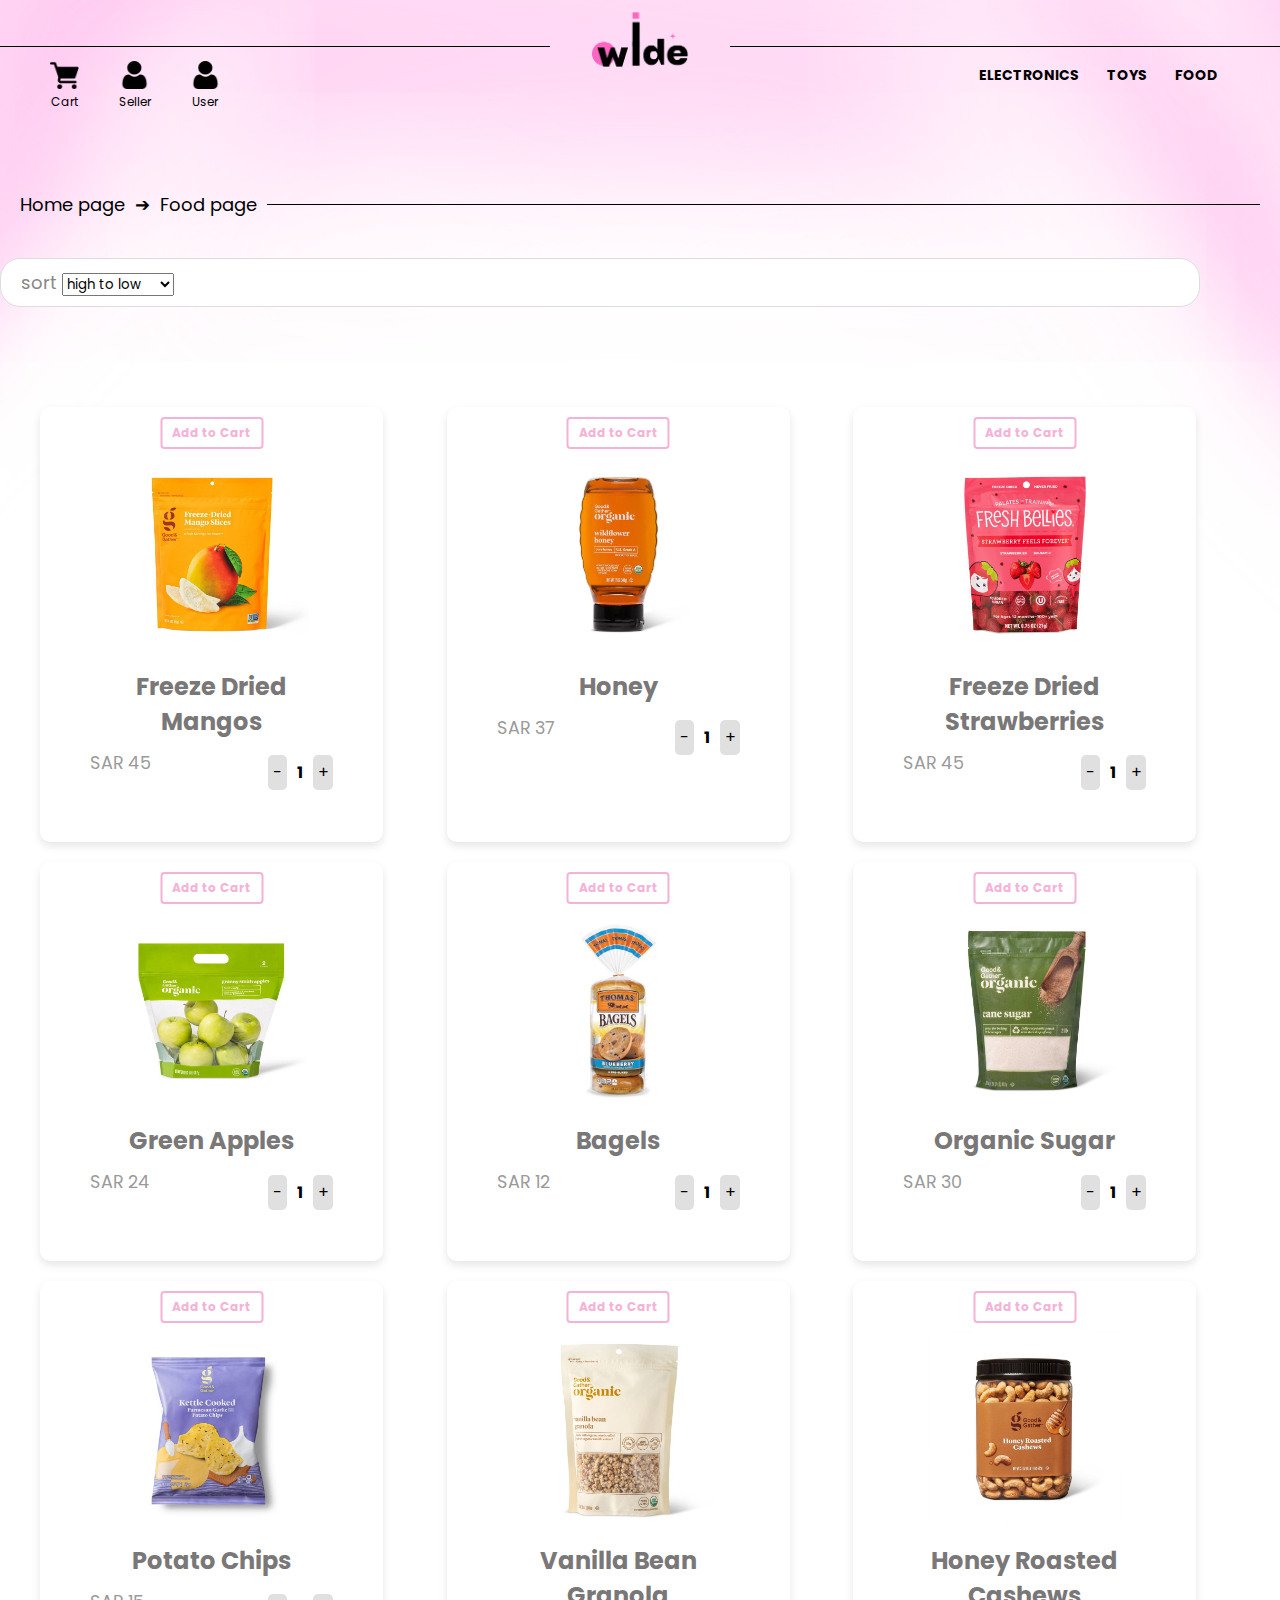
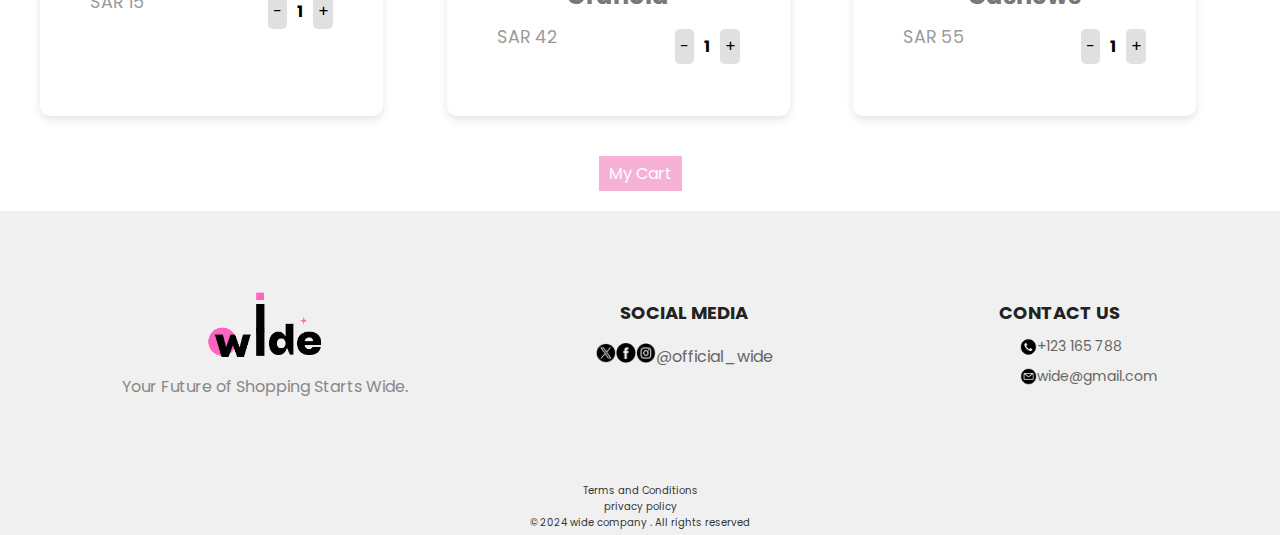
<file: food.html>
<!DOCTYPE html>
<html lang="en">
<head>
    <meta charset="UTF-8">
    <meta name="viewport" content="width=device-width, initial-scale=1.0">
    <title>food page</title>
    <link rel="stylesheet" href="styles.css">
    <link rel="preconnect" href="https://fonts.gstatic.com" crossorigin>
    <link href="https://fonts.googleapis.com/css2?family=Poppins:ital,wght@0,100;0,200;0,300;0,400;0,500;0,600;0,700;0,800;0,900;1,100;1,200;1,300;1,400;1,500;1,600;1,700;1,800;1,900&family=Roboto:ital,wght@0,100;0,300;0,400;0,500;0,700;0,900;1,100;1,300;1,400;1,500;1,700;1,900&display=swap" rel="stylesheet">

</head>

<body>
    <header>
        <div class="header">
            <div class="logo-section">
                <div class="horizontal-line"></div>
                <div class="logo">
                  <a href="index.html">
                    <img src="images/wide-logo.png" alt="Wide Marketplace Logo" id="logo">
                  </a>
             
                </div>
                <div class="horizontal-line"></div>
            </div>
        </div>
    
        <!-- Links Section (Icons on the left, Navigation on the right) -->
        
        <nav class="link-section">
            <!-- Left section (Icons: Cart, Seller, User) -->
            <div class="icons">
              <a href="cart.html">
        <img src="images/cart.png" alt="Cart">
        <p>Cart</p>
       </a>
    
       <a href="sellerPage.html">
        <img src="images/user.png" alt="Seller">
        <p>Seller</p>
         </a>
    
        <a href="userPage.html">
        <img src="images/user.png" alt="User">
        <p>User</p>
         </a>
    
    
            </div>
    
            <!-- Right section (Navigation Links) -->
         <div class="nav-links">
          <ul> 
            <li><a href="electronics.html">ELECTRONICS</a> </li>
            <li><a href="toys.html">TOYS</a> </li>
            <li> <a href="food.html">FOOD</a></li>     
          </ul> 
         </div>
        </nav>


         </header>

         <main>

            <br><br>
            <div class="path">
                <a href="index.html">Home page</a> ➔ <a href="food.html">Food page</a>
                <div class="path-line"></div>
            </div>

        


            <!--sort-->

            <div class="sort-container">
              <div class="sort-button">sort

          <select id="sorting" class="sorting">
              <!-- optgroup tag starts -->
              <optgroup label="price">
                  <option value="high to low">
                      high to low
                  </option>
                  <option value="low to high">
                      low to high
                  </option>
              
              </optgroup>
              <optgroup label="name">
                  <option value="a-z">
                      a-z
                  </option>
                  <option value="z-a">
                      z-a
                  </option>
              </optgroup>
              <!-- optgroup tag ends -->
          </select>
      </div>
    </div>

    
         </main>

         <!--toys-->

         <div id="picCategories" class="picCategories">
            <div class="categoriesOption">
              <button class="add-to-cart-btn">Add to Cart</button>
              <img src="images/Freeze Dried Mangos.jpg" alt="freeze dried mangos">
              <h4>Freeze Dried Mangos</h4>
              <div class="priceAndCart">
              <p class="priceCat">SAR 45</p>
              <div class="quantity-controls">
                <button class="minus-btn">-</button>
                <span class="quantity">1</span>
                <button class="plus-btn">+</button>
             </div>
             </div>
            </div>
            
            <div class="categoriesOption">
              <button class="add-to-cart-btn">Add to Cart</button>
              <img src="images/Honey.jpg" alt="honey">
              <h4>Honey</h4>
              <div class="priceAndCart">
                    <p class="priceCat">SAR 37</p>
                    <div class="quantity-controls">
                      <button class="minus-btn">-</button>
                      <span class="quantity">1</span>
                      <button class="plus-btn">+</button>
                   </div>
                   </div>
            
            </div>
            <div class="categoriesOption ">
              <button class="add-to-cart-btn">Add to Cart</button>
                <img src="images/Freeze Dried Strawberries.jpg" alt="Freeze Dried Strawberries">
                <h4>Freeze Dried Strawberries</h4>
                <div class="priceAndCart">
                  <p class="priceCat">SAR 45</p>
                  <div class="quantity-controls">
                    <button class="minus-btn">-</button>
                    <span class="quantity">1</span>
                    <button class="plus-btn">+</button>
                 </div>
                 </div>
            </div>
            
            <div class="categoriesOption ">
              <button class="add-to-cart-btn">Add to Cart</button>
              <img src="images/green apples.jpg" alt="green apples">
              <h4>Green Apples</h4>
              <div class="priceAndCart">
                 <p class="priceCat">SAR 24</p>
                 <div class="quantity-controls">
                  <button class="minus-btn">-</button>
                  <span class="quantity">1</span>
                  <button class="plus-btn">+</button>
               </div>
               </div>
            </div>
            
            <div class="categoriesOption">
              <button class="add-to-cart-btn">Add to Cart</button>
              <img src="images/bagels.jpg" alt="bagels">
              <h4>Bagels</h4>
              <div class="priceAndCart">
              <p class="priceCat">SAR 12</p>
              <div class="quantity-controls">
                <button class="minus-btn">-</button>
                <span class="quantity">1</span>
                <button class="plus-btn">+</button>
             </div>
             </div>
            </div>
            
            <div class="categoriesOption ">
              <button class="add-to-cart-btn">Add to Cart</button>
              <img src="images/Organic Sugar.jpg" alt="sugar">
              <h4>Organic Sugar</h4>
              <div class="priceAndCart">
              <p class="priceCat">SAR 30</p>
              <div class="quantity-controls">
                <button class="minus-btn">-</button>
                <span class="quantity">1</span>
                <button class="plus-btn">+</button>
             </div>
             </div>
            </div>

           <div class="categoriesOption ">
            <button class="add-to-cart-btn">Add to Cart</button>
            <img src="images/potato chips.jpg" alt="potato chips">
                <h4>Potato Chips</h4>
                <div class="priceAndCart">
                <p class="priceCat">SAR 15</p>
                <div class="quantity-controls">
                  <button class="minus-btn">-</button>
                  <span class="quantity">1</span>
                  <button class="plus-btn">+</button>
               </div>
               </div>
              </div>

               <div class="categoriesOption ">
                <button class="add-to-cart-btn">Add to Cart</button>
                <img src="images/Vanilla Bean Granola.jpg" alt="vanilla bean granola">
              <h4>Vanilla Bean Granola</h4>
              <div class="priceAndCart">
              <p class="priceCat">SAR 42</p>
              <div class="quantity-controls">
                <button class="minus-btn">-</button>
                <span class="quantity">1</span>
                <button class="plus-btn">+</button>
             </div>
             </div>
            </div>

            <div class="categoriesOption ">
              <button class="add-to-cart-btn">Add to Cart</button>
                <img src="images/Honey Roasted Cashews.jpg" alt="honey roasted cashews">
                <h4>Honey Roasted Cashews</h4>
                <div class="priceAndCart">
                <p class="priceCat">SAR 55</p>
                <div class="quantity-controls">
                  <button class="minus-btn">-</button>
                  <span class="quantity">1</span>
                  <button class="plus-btn">+</button>
               </div>
               </div>            
              
            
             </div>
             </div>

             <button id="myCartButton">My Cart</button>

             <footer>
                <div class="footer-section">
                  <img src="images/wide-logo.png" alt="Logo" width="118">
                  <p>Your Future of Shopping Starts Wide.</p>
                </div>
                <div class="footer-section social-media">
                  <h3>SOCIAL MEDIA</h3>
                  <ul class="social-icons">
                    <li><a href="#"><img src="images/twitter.png" alt="Twitter"></a></li>
                    <li><a href="#"><img src="images/facebook.png" alt="Facebook"></a></li>
                    <li><a href="#"><img src="images/insta.png" alt="Instagram"></a></li>
                    <li>@official_wide</li>
                        </ul>
                    </div>
                    <div class="footer-section contact-us">
                        <h3>CONTACT US</h3>
                        <ul>
                            <li><a href="#"><img src="images/phone1.png" alt="Phone"> +123 165 788</a></li>
                            <li><a href="mailto:@wide@gmail.com"><img src="images/email1.png" alt="Email"> wide@gmail.com</a></li>
                  </ul>
                  
                </div>
                
              </footer>
               <div class="bottom-bar">
                          <p>  Terms and Conditions<br>
              privacy policy<br>&copy; 2024 wide company . All rights reserved</p>
                      </div>

      <script src="scriptCat.js"></script>
</body>

</html>
</file>
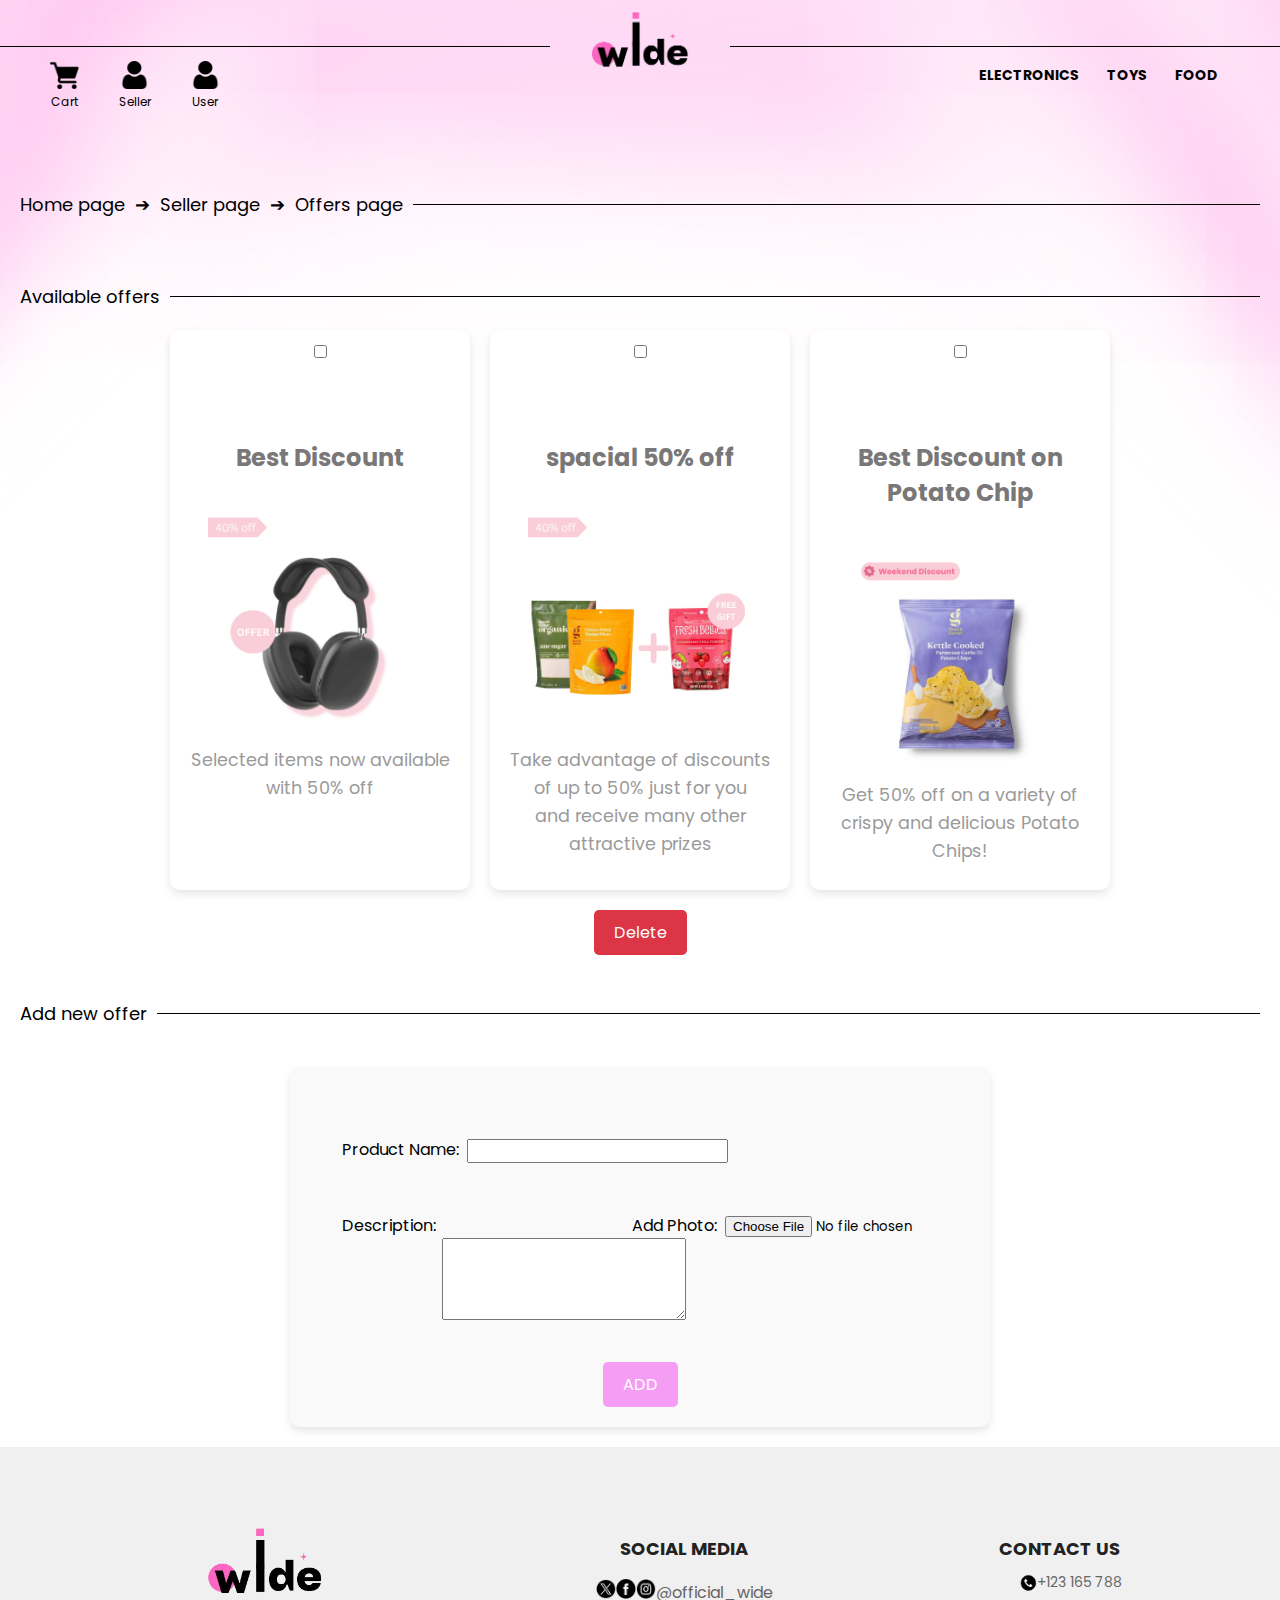
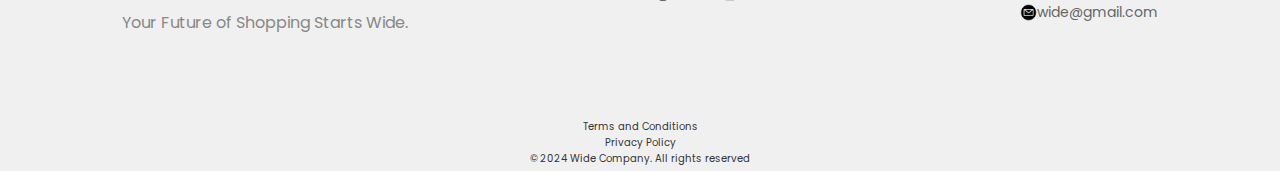
<file: offersPage.html>
<!DOCTYPE html>
<html lang="en">
<head>
    <meta charset="UTF-8">
    <meta name="viewport" content="width=device-width, initial-scale=1.0">
   <title>Make or delete offers</title>
    <link rel="stylesheet" href="styles.css">
    <link rel="preconnect" href="https://fonts.gstatic.com" crossorigin>
    <link href="https://fonts.googleapis.com/css2?family=Poppins:ital,wght@0,100;0,200;0,300;0,400;0,500;0,600;0,700;0,800;0,900;1,100;1,200;1,300;1,400;1,500;1,600;1,700;1,800;1,900&family=Roboto:ital,wght@0,100;0,300;0,400;0,500;0,700;0,900;1,100;1,300;1,400;1,500;1,700;1,900&display=swap" rel="stylesheet">
</head>

<body>
    <header>
        <div class="header">
            <div class="logo-section">
                <div class="horizontal-line"></div>
                <div class="logo">
                    <a href="index.html">
                        <img src="images/wide-logo.png" alt="Wide Marketplace Logo" id="logo">
                    </a>
              </div>
                <div class="horizontal-line"></div>
            </div>
        </div>
    
        <nav class="link-section">
            <div class="icons">
                <a href="cart.html"><img src="images/cart.png" alt="Cart"><p>Cart</p></a>
                <a href="sellerPage.html"><img src="images/user.png" alt="Seller"><p>Seller</p></a>
                <a href="userPage.html"><img src="images/user.png" alt="User"><p>User</p></a>
            </div>
    
            <div class="nav-links">
                <ul> 
                    <li><a href="electronics.html">ELECTRONICS</a></li>
                    <li><a href="toys.html">TOYS</a></li>
                    <li><a href="food.html">FOOD</a></li>     
                </ul> 
            </div>
        </nav>
    </header>

    <main>                                                                                                                                                                                                                                                                      <br><br>
        <div class="path">
            <a href="index.html">Home page</a> ➔ <a href="sellerPage.html">Seller page</a> ➔ <a href="offersPage.html">Offers page</a>
            <div class="path-line"></div>
        </div>
    </main><br>

    <div class="path">
        <a>Available offers</a> 
        <div class="path-line"></div>
    </div>

    <form>
        <div class="offers-container">
            <div class="offer">
                <input type="checkbox" id="offer1">
                <label for="offer1">
                    <h3>Best discount</h3>
                    <img src="images/image5.png" alt="Special Offer Image">
                    <p>Selected items now available with 50% off</p>
                </label>
            </div>

            <div class="offer">
                <input type="checkbox" id="offer2">
                <label for="offer2">
                    <h3>spacial 50% off</h3>
                    <img src="images/image6.png" alt="Special Offer Image">
                    <p>"Take advantage of discounts of up to 50% just for you<br> and receive many other attractive prizes</p>
                </label>
            </div>

            <div class="offer">
                <input type="checkbox" id="offer3">
                <label for="offer3">
                    <h3>Best Discount on Potato Chip</h3>
                    <img src="images/image4.png" alt="Special Offer Image">
                    <p>Get 50% off on a variety of crispy and delicious Potato Chips!</p>
                </label>
            </div>
        </div>
    </form>

    <div class="delete footer">
        <input class="deletButton" type="button" name="Delete" value="Delete">
    </div><br>
<!-- Add new offer --> 
    <div class="path">
        <a href="#">Add new offer</a>
        <div class="path-line"></div>
    </div>

    <form id="addOfferForm">
        <div class="h"><pre>


        <label for="productName">Product Name:</label>  <input type="text" id="productName" name="productName" required>
        
            
        <label for="description">Description:</label>                                                 <label for="photo">Add Photo:</label>  <input type="file" id="photo" name="photo" accept="image/*" required>
                                 <textarea id="description" name="description" rows="4" required></textarea>
    <div class="ADD footer">
        <input class="ADDButton" type="submit" name="ADD" value="ADD">
    </div></pre>
    </div></form>


    <footer>
        <div class="footer-section">
            <img src="images/wide-logo.png" alt="Logo" width="118">
            <p>Your Future of Shopping Starts Wide.</p>
        </div>
        <div class="footer-section social-media">
            <h3>SOCIAL MEDIA</h3>
            <ul class="social-icons">
                <li><a href="#"><img src="images/twitter.png" alt="Twitter"></a></li>
                <li><a href="#"><img src="images/facebook.png" alt="Facebook"></a></li>
                <li><a href="#"><img src="images/insta.png" alt="Instagram"></a></li>
                <li>@official_wide</li>
            </ul>
        </div>
        <div class="footer-section contact-us">
            <h3>CONTACT US</h3>
            <ul>
                <li><a href="#"><img src="images/phone1.png" alt="Phone"> +123 165 788</a></li>
                <li><a href="mailto:@wide@gmail.com"><img src="images/email1.png" alt="Email"> wide@gmail.com</a></li>
            </ul>
        </div>
    </footer>

    <div class="bottom-bar">
        <p>Terms and Conditions<br>Privacy Policy<br>&copy; 2024 Wide Company. All rights reserved</p>
    </div>

    
    <script src="manageOffers.js"></script>
</body>
</html>
</file>
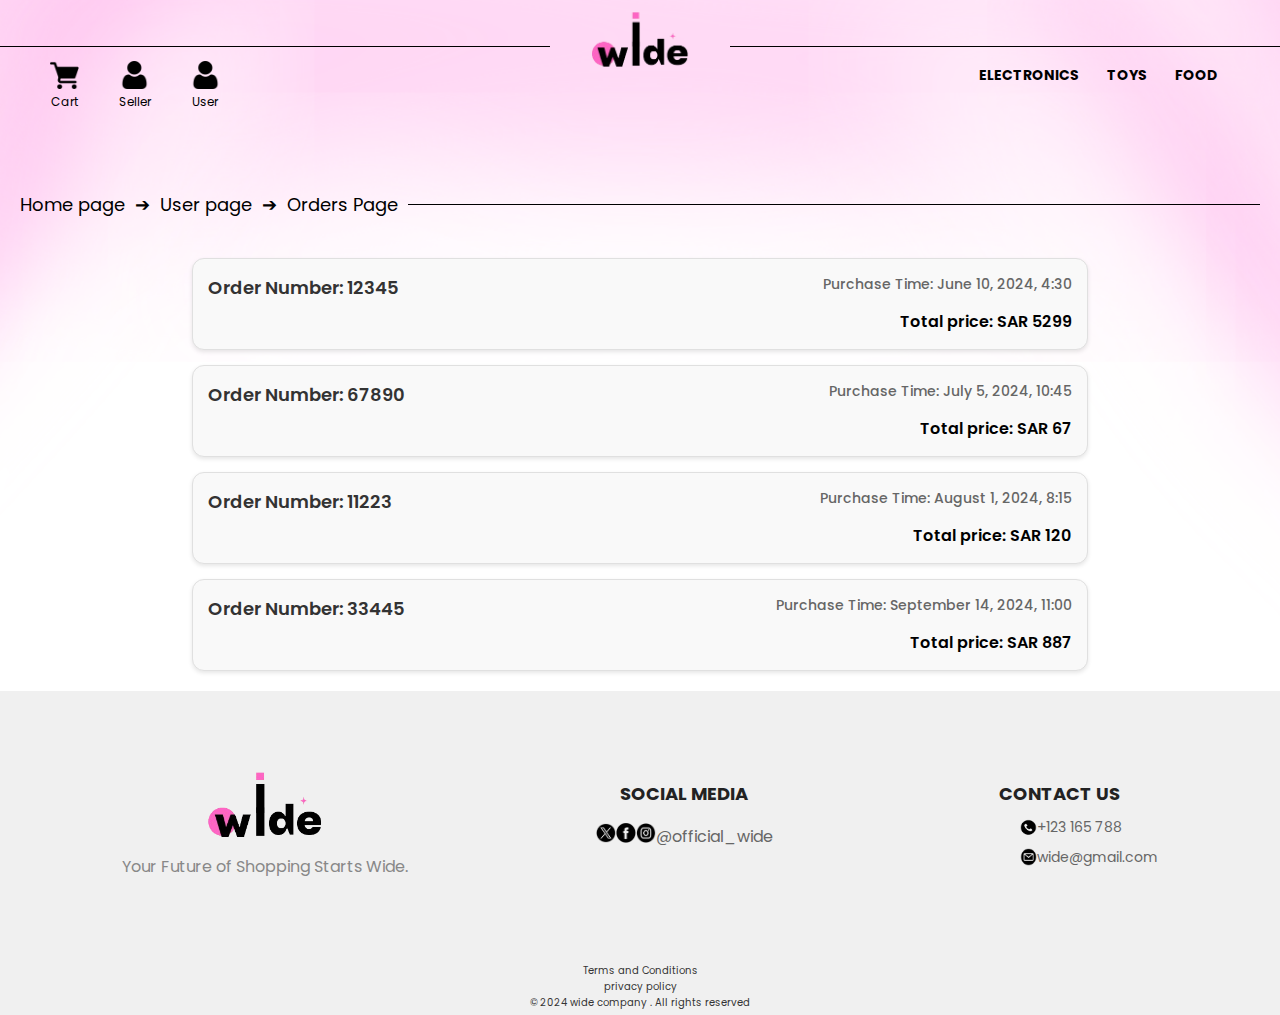
<file: ordersPage.html>
<!DOCTYPE html>
<html lang="en">
<head>
    <meta charset="UTF-8">
    <meta name="viewport" content="width=device-width, initial-scale=1.0">
    <title>Orders Page</title>
    <link rel="stylesheet" href="styles.css">
    <link rel="preconnect" href="https://fonts.gstatic.com" crossorigin>
    <link href="https://fonts.googleapis.com/css2?family=Poppins:wght@300;400;500;600&display=swap" rel="stylesheet">
</head>
<body>

    <header>
        <div class="header">
            <div class="logo-section">
                <div class="horizontal-line"></div>
                <div class="logo">
                    <a href="index.html">
                        <img src="images/wide-logo.png" alt="Wide Marketplace Logo" id="logo">
                    </a>
                </div>
                <div class="horizontal-line"></div>
            </div>
        </div>
    
        <!-- Links Section (Icons on the left, Navigation on the right) -->
        <nav class="link-section">
            <!-- Left section (Icons: Cart, Seller, User) -->
            <div class="icons">
                <a href="cart.html">
                    <img src="images/cart.png" alt="Cart">
                    <p>Cart</p>
                </a>

                <a href="sellerPage.html">
                    <img src="images/user.png" alt="Seller">
                    <p>Seller</p>
                     </a>
                
                    <a href="userPage.html">
                    <img src="images/user.png" alt="User">
                    <p>User</p>
                     </a>
                
            </div>

            <!-- Right section (Navigation Links) -->
            <div class="nav-links">
                <ul>
                    <li><a href="electronics.html">ELECTRONICS</a></li>
                    <li><a href="toys.html">TOYS</a></li>
                    <li><a href="food.html">FOOD</a></li>
                </ul>
            </div>
        </nav>
    </header>

    <main>
        
        <br><br>
        <div class="path">
            <a href="index.html">Home page</a> ➔ <a href="userPage.html">User page</a> ➔ <a href="ordersPage.html">Orders Page</a>
            <div class="path-line"></div>
        </div>

        <!-- Container for Order Details -->
        <div class="container-order">

            <div class="order-card">
                <div class="order-details">
                    <div class="order-number">Order Number: 12345</div>
                    <div class="purchase-time">Purchase Time: June 10, 2024, 4:30</div>
                </div>
                <div class="total-price">Total price: SAR 5299</div>
            </div>
        
            <div class="order-card">
                <div class="order-details">
                    <div class="order-number">Order Number: 67890</div>
                    <div class="purchase-time">Purchase Time: July 5, 2024, 10:45</div>
                </div>
                <div class="total-price">Total price: SAR 67</div>
            </div>
        
            <div class="order-card">
                <div class="order-details">
                    <div class="order-number">Order Number: 11223</div>
                    <div class="purchase-time">Purchase Time: August 1, 2024, 8:15</div>
                </div>
                <div class="total-price">Total price: SAR 120</div>
            </div>
        
            <div class="order-card">
                <div class="order-details">
                    <div class="order-number">Order Number: 33445</div>
                    <div class="purchase-time">Purchase Time: September 14, 2024, 11:00</div>
                </div>
                <div class="total-price">Total price: SAR 887</div>
            </div>
        </div>
        
    </main>

    <footer>
        <div class="footer-section">
          <img src="images/wide-logo.png" alt="Logo" width="118">
          <p>Your Future of Shopping Starts Wide.</p>
        </div>
        <div class="footer-section social-media">
          <h3>SOCIAL MEDIA</h3>
          <ul class="social-icons">
            <li><a href="#"><img src="images/twitter.png" alt="Twitter"></a></li>
            <li><a href="#"><img src="images/facebook.png" alt="Facebook"></a></li>
            <li><a href="#"><img src="images/insta.png" alt="Instagram"></a></li>
            <li>@official_wide</li>
                </ul>
            </div>
            <div class="footer-section contact-us">
                <h3>CONTACT US</h3>
                <ul>
                    <li><a href="#"><img src="images/phone1.png" alt="Phone"> +123 165 788</a></li>
                    <li><a href="mailto:@wide@gmail.com"><img src="images/email1.png" alt="Email"> wide@gmail.com</a></li>
          </ul>
          
        </div>
        
      </footer>
       <div class="bottom-bar">
                  <p>  Terms and Conditions<br>
      privacy policy<br>&copy; 2024 wide company . All rights reserved</p>
              </div>

</body>
</html>
</file>
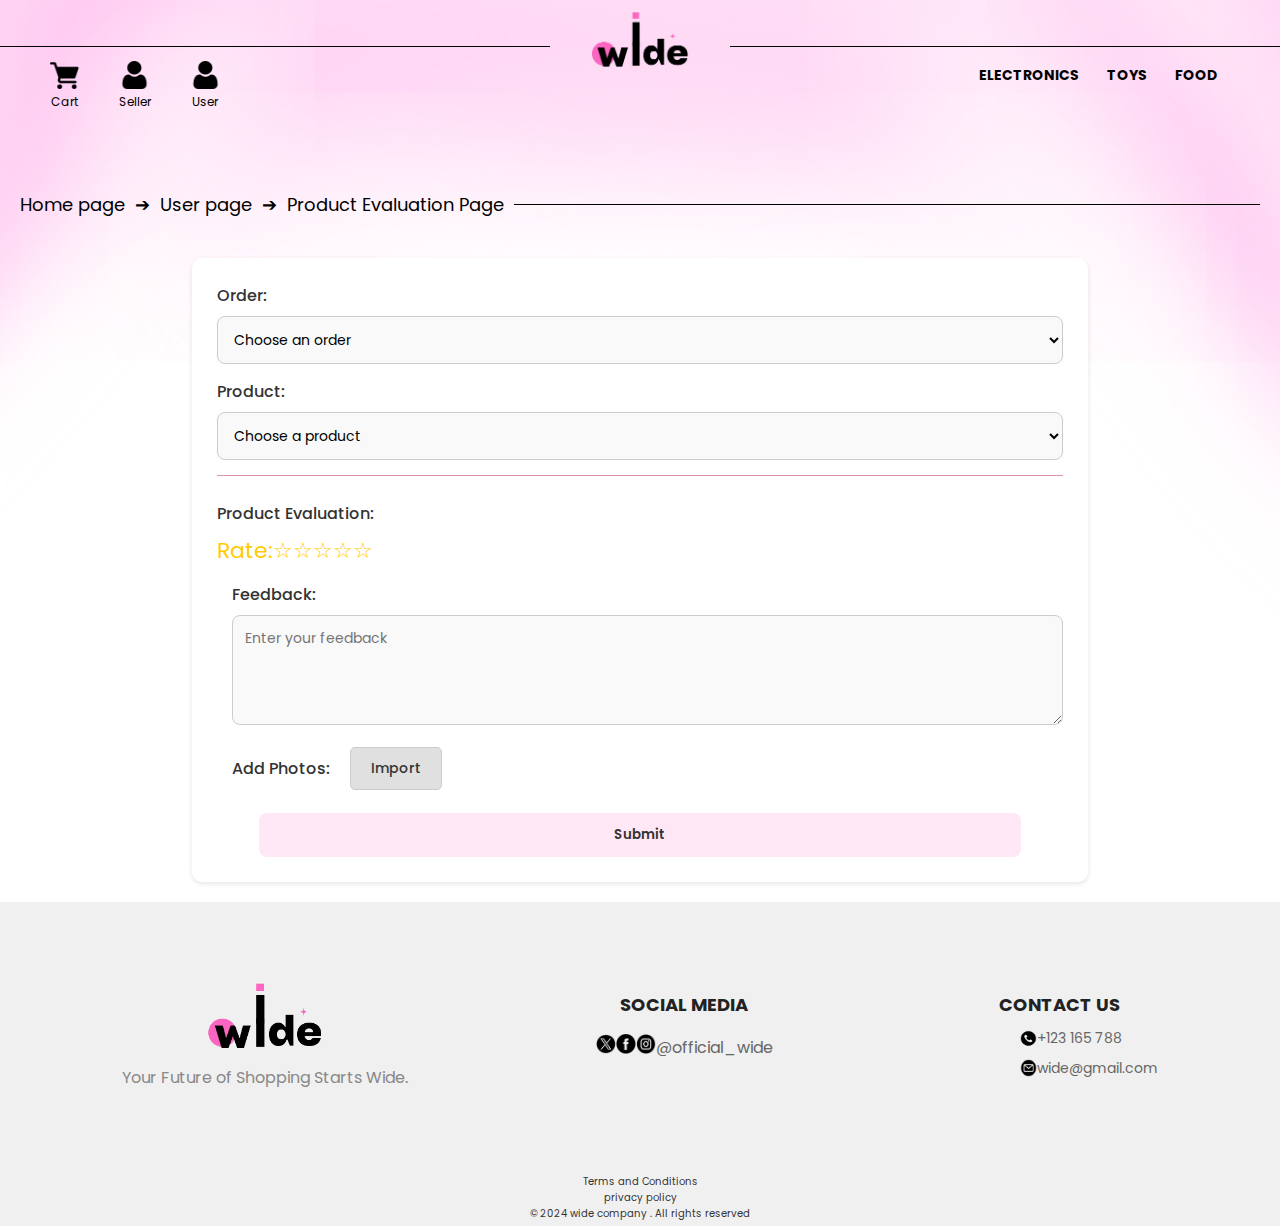
<file: ProductEvaluationPage.html>
<!DOCTYPE html>
<html lang="en">
<head>
    <meta charset="UTF-8">
    <meta name="viewport" content="width=device-width, initial-scale=1.0">
    <title>Product Evaluation Page</title>
    <link rel="stylesheet" href="styles.css">
    <link rel="preconnect" href="https://fonts.gstatic.com" crossorigin>
    <link href="https://fonts.googleapis.com/css2?family=Poppins:ital,wght@0,100;0,200;0,300;0,400;0,500;0,600;0,700;0,800;0,900;1,100;1,200;1,300;1,400;1,500;1,600;1,700;1,800;1,900&family=Roboto:ital,wght@0,100;0,300;0,400;0,500;0,700;0,900;1,100;1,300;1,400;1,500;1,700;1,900&display=swap" rel="stylesheet">

</head>
<body>
    <header>
        <div class="header">
            <div class="logo-section">
                <div class="horizontal-line"></div>
                <div class="logo">
                    <a href="index.html">
                        <img src="images/wide-logo.png" alt="Wide Marketplace Logo" id="logo">
                    </a>
                </div>
                <div class="horizontal-line"></div>
            </div>
        </div>
        
        <!-- Links Section (Icons on the left, Navigation on the right) -->
        <nav class="link-section">
            <!-- Left section (Icons: Cart, Seller, User) -->
            <div class="icons">
                <a href="cart.html">
                    <img src="images/cart.png" alt="Cart">
                    <p>Cart</p>
                </a>
                <a href="sellerPage.html">
                    <img src="images/user.png" alt="Seller">
                    <p>Seller</p>
                     </a>
                
                    <a href="userPage.html">
                    <img src="images/user.png" alt="User">
                    <p>User</p>
                     </a>
                
            </div>
            <!-- Right section (Navigation Links) -->
            <div class="nav-links">
                <ul> 
                    <li><a href="electronics.html">ELECTRONICS</a></li>
                    <li><a href="toys.html">TOYS</a></li>
                    <li><a href="food.html">FOOD</a></li>     
                </ul> 
            </div>
        </nav>
    </header>
    
    <main>
        <br><br>
        <div class="path">
            <a href="index.html">Home page</a> ➔ <a href="userPage.html">User page</a> ➔ <a href="ProductEvaluationPage.html">Product Evaluation Page</a>
            <div class="path-line"></div>
        </div>

        <!-- Product Evaluation Form -->
        <div class="container-evaluation">

            <form action="#" method="POST" onsubmit="return submitFeedback();">
                <!-- Order Selection -->
                <div class="form-group-evaluation">
                    <label for="order">Order:</label>
                    <select id="order" name="order" >
                        <option value="" disabled selected>Choose an order</option>
                        <option value="12345">
                            Order Number: 12345 | Purchase Time: June 10, 2024, 4:30 | Total: SAR 5299
                        </option>
                        <option value="67890">
                            Order Number: 67890 | Purchase Time: July 5, 2024, 10:45 | Total: SAR 67
                        </option>
                        <option value="11223">
                            Order Number: 11223 | Purchase Time: August 1, 2024, 8:15 | Total: SAR 120
                        </option>
                        <option value="33445">
                            Order Number: 33445 | Purchase Time: September 14, 2024, 11:00 | Total: SAR 887
                        </option>
                    </select>
                </div>
                
                <div class="form-group-evaluation">
                    <label for="product">Product:</label>
                    <select id="product" name="product">
                        <option value="" disabled selected>Choose a product</option>
                        
                        <option value="iphone-15">iPhone 15 - SAR 4500</option>
                        <option value="airpods">AirPods - SAR 799</option>
                
                        <option value="bagels">Bagels - SAR 12</option>
                        <option value="honey">Honey - SAR 37</option>
                        <option value="potato-chips">Potato Chips - SAR 15</option>
                
                        <option value="lego">Lego - SAR 120</option>
                
                        <option value="airpods-max">AirPods Max - SAR 899</option>
                        <option value="doll">Doll - SAR 89</option>
                    </select>
                </div>
                
                
        
                <hr style="background-color: rgb(221, 143, 177); border: none; height: 1px;">

                <!-- Rating Section -->
                 
                <div class="form-group-evaluation">
                    <br>
                    
                    <label>Product Evaluation:</label>
                    <div class="rating-stars-evaluation" id="rating-stars">
                        <span>Rate: </span>
                        <span class="star" onclick="selectRating(1)">&#9734;</span>
                        <span class="star" onclick="selectRating(2)">&#9734;</span>
                        <span class="star" onclick="selectRating(3)">&#9734;</span>
                        <span class="star" onclick="selectRating(4)">&#9734;</span>
                        <span class="star" onclick="selectRating(5)">&#9734;</span>
                        <input type="hidden" id="rating" name="rating" value="">
                    </div>                        
                </div>

                <!-- Feedback Section -->
                <div class="form-group-evaluation" style="margin-left: 15px;">
                    <label for="feedback">Feedback:</label>
                    <textarea id="feedback" name="feedback" rows="4" placeholder="Enter your feedback"></textarea>
                </div>

                <div class="form-group-evaluation photos-section-evaluation" style="margin-left: 15px;">
                    <label class="add-photos-label">Add Photos:</label>
                    <label class="add-photos-input" for="upload-image">Import</label>
                    <input type="file" id="upload-image" name="upload-image">
                </div>


                <input type="submit" value="Submit" >
                
            </form>
        </div>
    </main>

    <footer>
        <div class="footer-section">
          <img src="images/wide-logo.png" alt="Logo" width="118">
          <p>Your Future of Shopping Starts Wide.</p>
        </div>
        <div class="footer-section social-media">
          <h3>SOCIAL MEDIA</h3>
          <ul class="social-icons">
            <li><a href="#"><img src="images/twitter.png" alt="Twitter"></a></li>
            <li><a href="#"><img src="images/facebook.png" alt="Facebook"></a></li>
            <li><a href="#"><img src="images/insta.png" alt="Instagram"></a></li>
            <li>@official_wide</li>
                </ul>
            </div>
            <div class="footer-section contact-us">
                <h3>CONTACT US</h3>
                <ul>
                    <li><a href="#"><img src="images/phone1.png" alt="Phone"> +123 165 788</a></li>
                    <li><a href="mailto:@wide@gmail.com"><img src="images/email1.png" alt="Email"> wide@gmail.com</a></li>
          </ul>
          
        </div>
        
      </footer>
       <div class="bottom-bar">
                  <p>  Terms and Conditions<br>
      privacy policy<br>&copy; 2024 wide company . All rights reserved</p>
              </div>

    
    <script src="PrudEvaScript.js"></script>

</body>
</html>
</file>
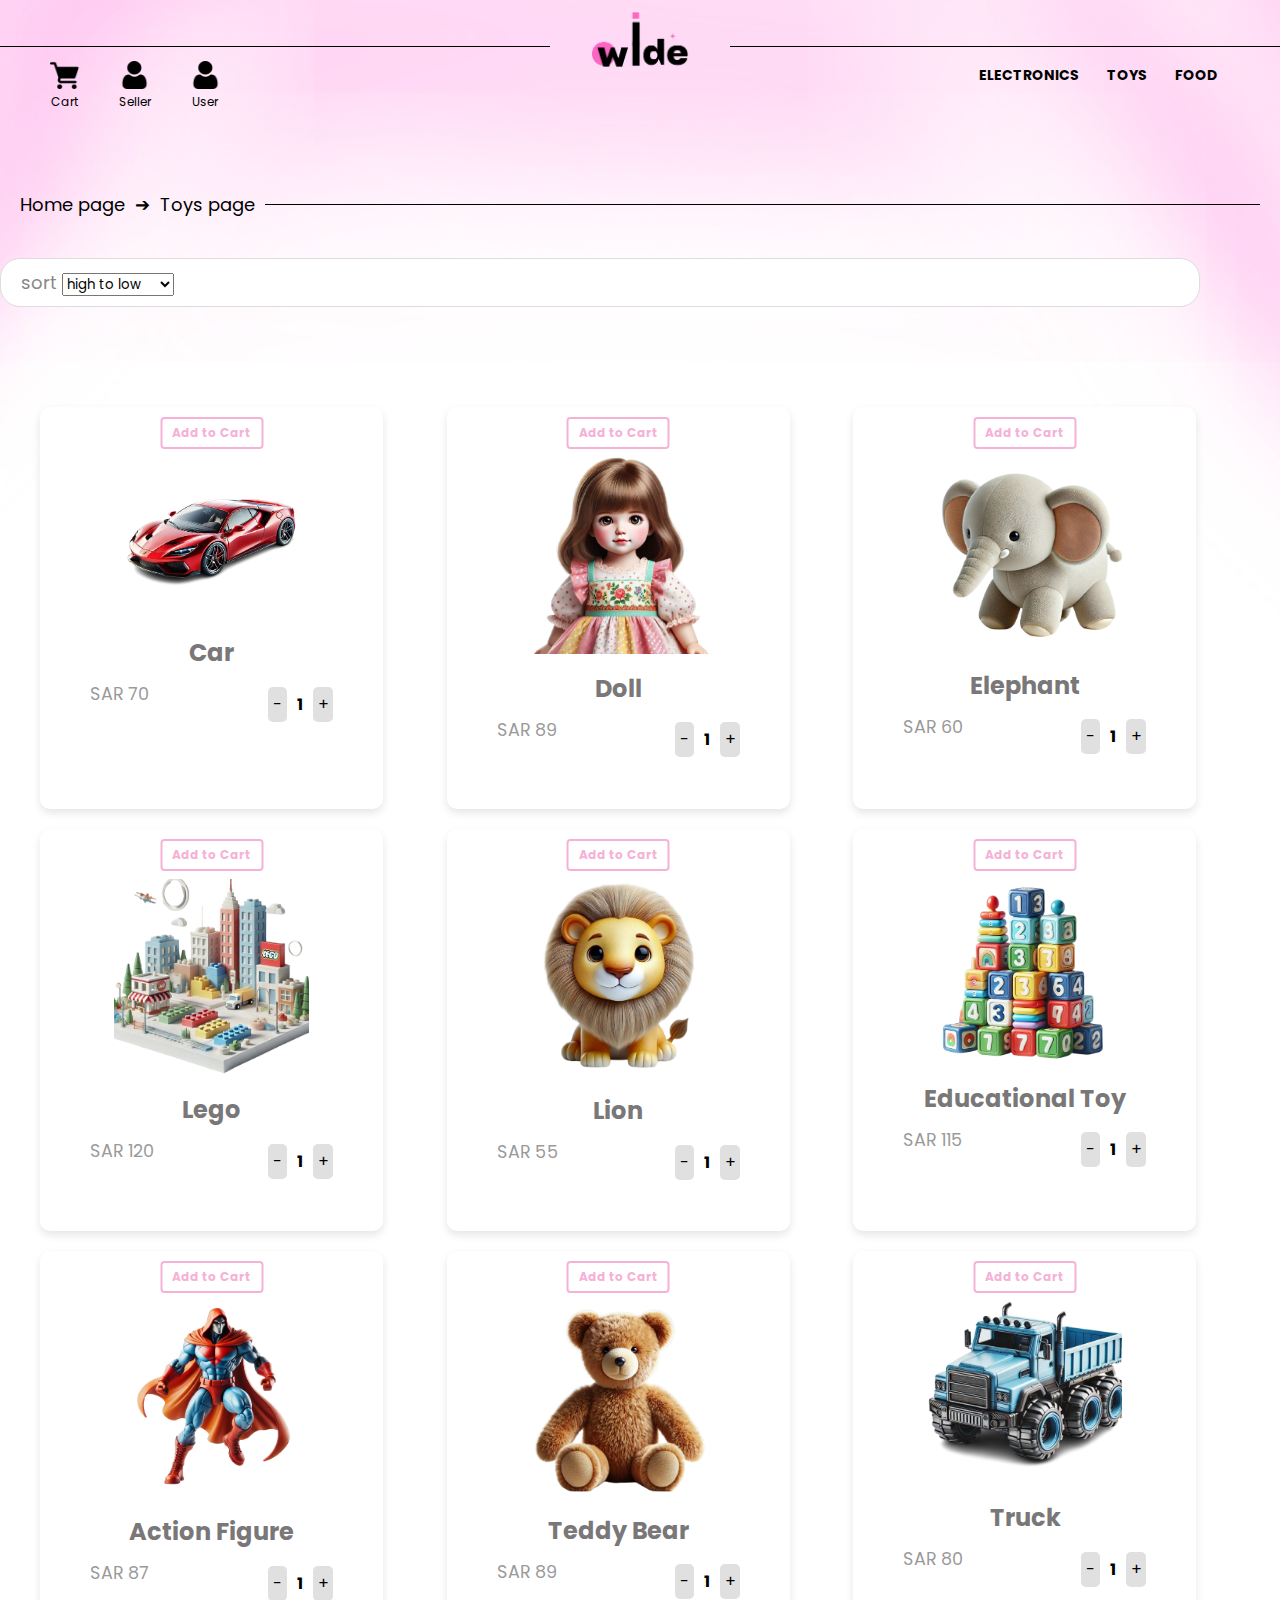
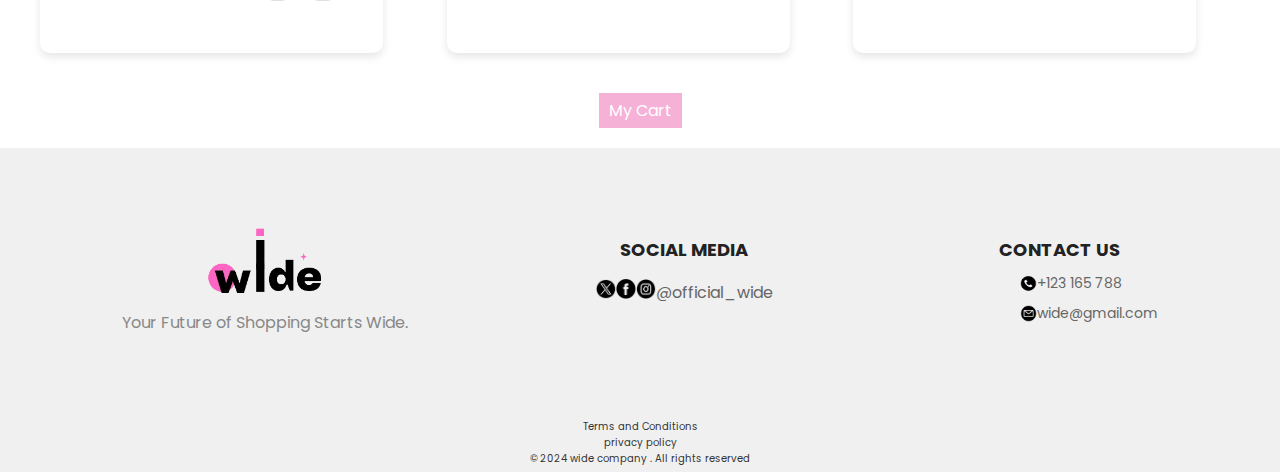
<file: toys.html>
<!DOCTYPE html>
<html lang="en">
<head>
    <meta charset="UTF-8">
    <meta name="viewport" content="width=device-width, initial-scale=1.0">
    <title>toys page</title>
    <link rel="stylesheet" href="styles.css">
    <link rel="preconnect" href="https://fonts.gstatic.com" crossorigin>
    <link href="https://fonts.googleapis.com/css2?family=Poppins:ital,wght@0,100;0,200;0,300;0,400;0,500;0,600;0,700;0,800;0,900;1,100;1,200;1,300;1,400;1,500;1,600;1,700;1,800;1,900&family=Roboto:ital,wght@0,100;0,300;0,400;0,500;0,700;0,900;1,100;1,300;1,400;1,500;1,700;1,900&display=swap" rel="stylesheet">

</head>

<body>
    <header>
        <div class="header">
            <div class="logo-section">
                <div class="horizontal-line"></div>
                <div class="logo">
                  <a href="index.html">
                    <img src="images/wide-logo.png" alt="Wide Marketplace Logo" id="logo">
                  </a>
             
                </div>
                <div class="horizontal-line"></div>
            </div>
        </div>
    
        <!-- Links Section (Icons on the left, Navigation on the right) -->
        
        <nav class="link-section">
            <!-- Left section (Icons: Cart, Seller, User) -->
            <div class="icons">
              <a href="cart.html">
        <img src="images/cart.png" alt="Cart">
        <p>Cart</p>
       </a>
    
       <a href="sellerPage.html">
        <img src="images/user.png" alt="Seller">
        <p>Seller</p>
         </a>
    
        <a href="userPage.html">
        <img src="images/user.png" alt="User">
        <p>User</p>
         </a>
    
    
            </div>
    
            <!-- Right section (Navigation Links) -->
         <div class="nav-links">
          <ul> 
            <li><a href="electronics.html">ELECTRONICS</a> </li>
            <li><a href="toys.html">TOYS</a> </li>
            <li> <a href="food.html">FOOD</a></li>     
          </ul> 
         </div>
        </nav>


         </header>

         <main>

            <br><br>
            <div class="path">
                <a href="index.html">Home page</a> ➔ <a href="toys.html">Toys page</a>
                <div class="path-line"></div>
            </div>

        


            <!--sort-->

            <div class="sort-container">
              <div class="sort-button">sort

          <select id="sorting" class="sorting">
              <!-- optgroup tag starts -->
              <optgroup label="price">
                  <option value="high to low">
                      high to low
                  </option>
                  <option value="low to high">
                      low to high
                  </option>
              
              </optgroup>
              <optgroup label="name">
                  <option value="a-z">
                      a-z
                  </option>
                  <option value="z-a">
                      z-a
                  </option>
              </optgroup>
              <!-- optgroup tag ends -->
          </select>
      </div>
    </div>

         </main>

         <!--toys-->

         <div id="picCategories" class="picCategories" >
            <div class="categoriesOption">
              <button class="add-to-cart-btn">Add to Cart</button>
              <img src="images/Car.png" alt="car">
              <h4>Car</h4>
              <div class="priceAndCart">
              <p class="priceCat">SAR 70</p>
              <div class="quantity-controls">
                <button class="minus-btn">-</button>
                <span class="quantity">1</span>
                <button class="plus-btn">+</button>
             </div>
            </div>
            </div>
            
            <div class="categoriesOption">
              <button class="add-to-cart-btn">Add to Cart</button>
              <img src="images/dolll.png" alt="doll">
              <h4>Doll</h4>
              <div class="priceAndCart">
                    <p class="priceCat">SAR 89</p>
                    <div class="quantity-controls">
                      <button class="minus-btn">-</button>
                      <span class="quantity">1</span>
                      <button class="plus-btn">+</button>
                   </div>
                  </div>
            </div>
            <div class="categoriesOption ">
              <button class="add-to-cart-btn">Add to Cart</button>
                <img src="images/elePHANT.png" alt="elephant">
                <h4>Elephant</h4>
                <div class="priceAndCart">
                  <p class="priceCat">SAR 60</p>
                  <div class="quantity-controls">
                    <button class="minus-btn">-</button>
                    <span class="quantity">1</span>
                    <button class="plus-btn">+</button>
                 </div>
            </div>
            </div>
            <div class="categoriesOption ">
              <button class="add-to-cart-btn">Add to Cart</button>
              <img src="images/LEgoO.png" alt="lego">
              <h4>Lego</h4>
              <div class="priceAndCart">
                 <p class="priceCat">SAR 120</p>
                 <div class="quantity-controls">
                  <button class="minus-btn">-</button>
                  <span class="quantity">1</span>
                  <button class="plus-btn">+</button>
               </div>
            </div>
            </div>

            <div class="categoriesOption">
              <button class="add-to-cart-btn">Add to Cart</button>
              <img src="images/Lion.png" alt="lion">
              <h4>Lion</h4>
              <div class="priceAndCart">
              <p class="priceCat">SAR 55</p>
              <div class="quantity-controls">
                <button class="minus-btn">-</button>
                <span class="quantity">1</span>
                <button class="plus-btn">+</button>
             </div>
            </div>
            </div>

            <div class="categoriesOption ">
              <button class="add-to-cart-btn">Add to Cart</button>
              <img src="images/Education.png" alt="educational toy">
              <h4>Educational Toy</h4>
              <div class="priceAndCart">
              <p class="priceCat">SAR 115</p>
              <div class="quantity-controls">
                <button class="minus-btn">-</button>
                <span class="quantity">1</span>
                <button class="plus-btn">+</button>
             </div>
            </div>
            </div>

           <div class="categoriesOption ">
            <button class="add-to-cart-btn">Add to Cart</button>
            <img src="images/ACtion.png" alt="superman">
                <h4>Action Figure</h4>
                <div class="priceAndCart">
                <p class="priceCat">SAR 87</p>
                  <div class="quantity-controls">
                    <button class="minus-btn">-</button>
                  <span class="quantity">1</span>
                  <button class="plus-btn">+</button>
                  </div>
                </div>
            </div>

            <div class="categoriesOption ">
              <button class="add-to-cart-btn">Add to Cart</button>
              <img src="images/Teddy-bear.png" alt="teddy Bear">
              <h4>Teddy Bear</h4>
              <div class="priceAndCart">
                <p class="priceCat">SAR 89</p>
                <div class="quantity-controls">
                  <button class="minus-btn">-</button>
                  <span class="quantity">1</span>
                  <button class="plus-btn">+</button>
               </div>              
              </div>
            </div>

            <div class="categoriesOption ">
              <button class="add-to-cart-btn">Add to Cart</button>
                <img src="images/Truck.png" alt="truck">
                <h4>Truck</h4>
                <div class="priceAndCart">
                  <p class="priceCat">SAR 80</p>
                  <div class="quantity-controls">
                    <button class="minus-btn">-</button>
                    <span class="quantity">1</span>
                    <button class="plus-btn">+</button>
                 </div>
                 </div>
            </div>
         </div>

         <button id="myCartButton">My Cart</button>

         <footer>
            <div class="footer-section">
              <img src="images/wide-logo.png" alt="Logo" width="118">
              <p>Your Future of Shopping Starts Wide.</p>
            </div>
            <div class="footer-section social-media">
              <h3>SOCIAL MEDIA</h3>
              <ul class="social-icons">
                <li><a href="#"><img src="images/twitter.png" alt="Twitter"></a></li>
                <li><a href="#"><img src="images/facebook.png" alt="Facebook"></a></li>
                <li><a href="#"><img src="images/insta.png" alt="Instagram"></a></li>
                <li>@official_wide</li>
                    </ul>
                </div>
                <div class="footer-section contact-us">
                    <h3>CONTACT US</h3>
                    <ul>
                        <li><a href="#"><img src="images/phone1.png" alt="Phone"> +123 165 788</a></li>
                        <li><a href="mailto:@wide@gmail.com"><img src="images/email1.png" alt="Email"> wide@gmail.com</a></li>
              </ul>
              
            </div>
            
          </footer>
           <div class="bottom-bar">
                      <p>  Terms and Conditions<br>
          privacy policy<br>&copy; 2024 wide company . All rights reserved</p>
                  </div>
              
                  <script src="scriptCat.js"></script>
</body>

</html>
</file>
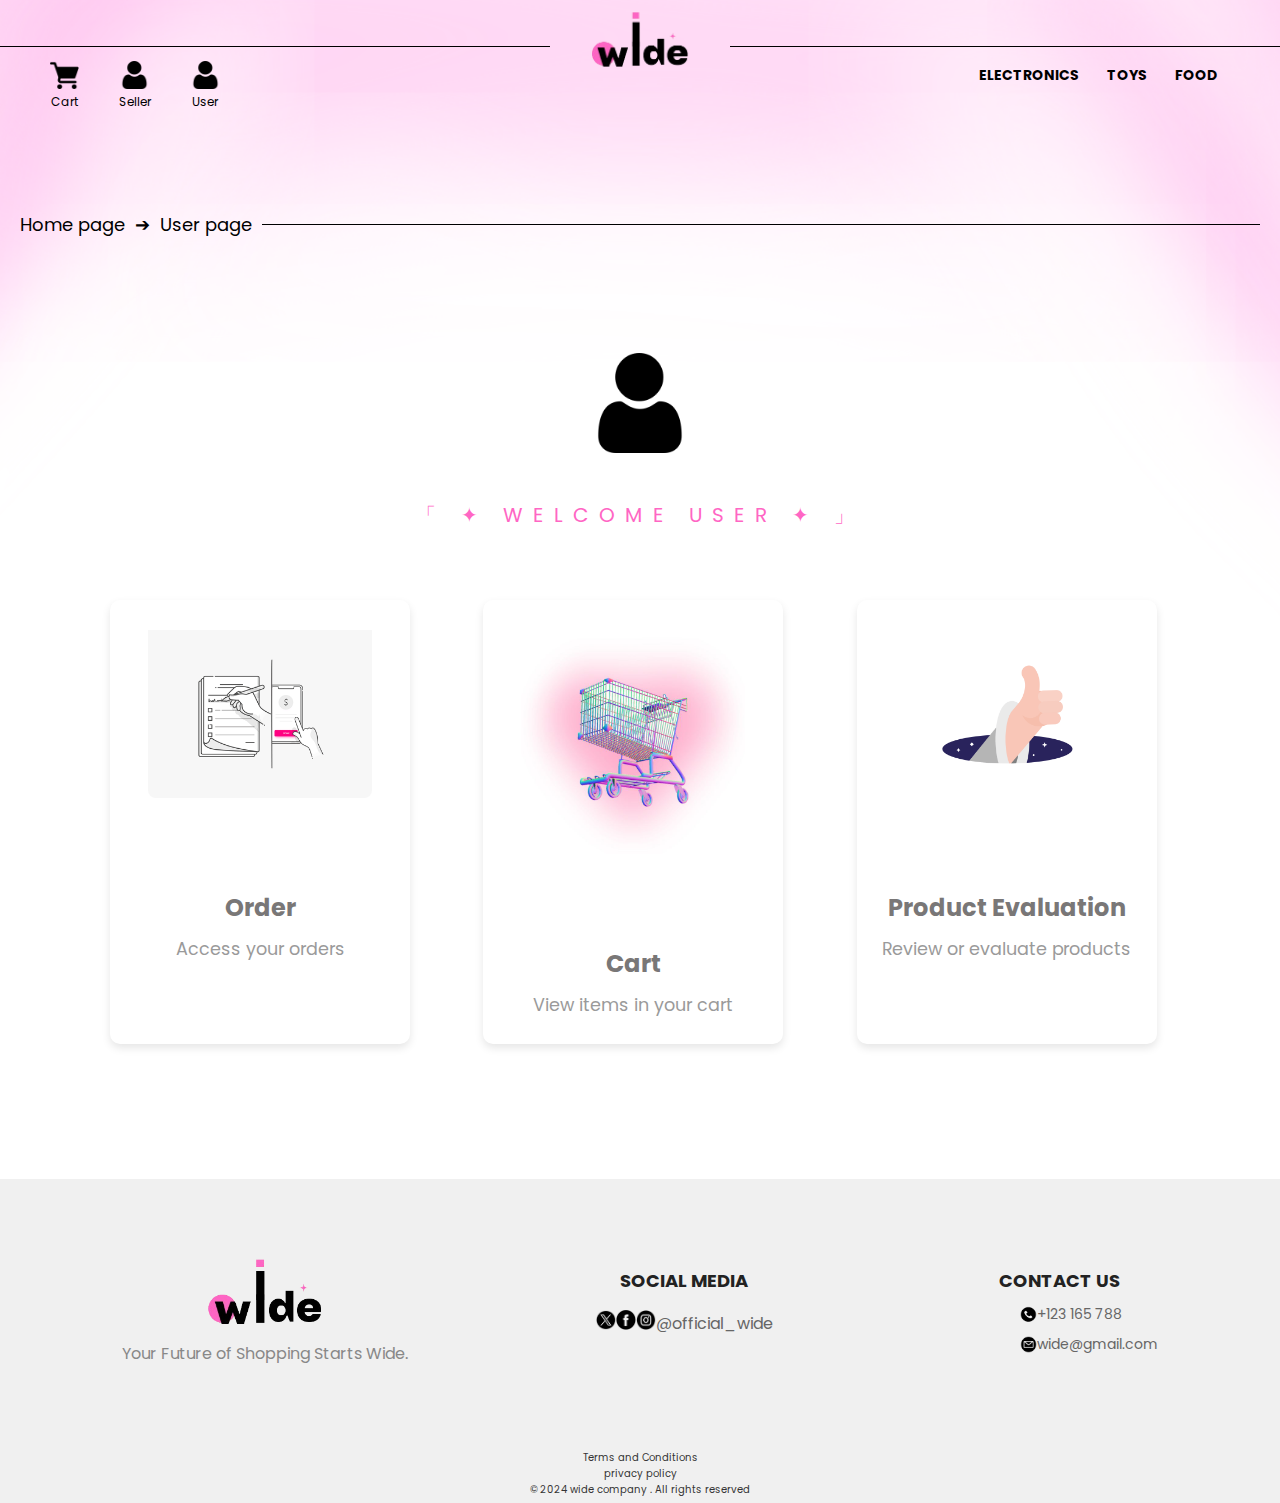
<file: userPage.html>
<!DOCTYPE html>
<html lang="en">
    <head>
        <meta charset="UTF-8">
        <meta name="viewport" content="width=device-width, initial-scale=1.0">
        <title>User Page</title>
        <link rel="stylesheet" href="styles.css">
        <link rel="preconnect" href="https://fonts.gstatic.com" crossorigin>
        <link href="https://fonts.googleapis.com/css2?family=Poppins:ital,wght@0,100;0,200;0,300;0,400;0,500;0,600;0,700;0,800;0,900;1,100;1,200;1,300;1,400;1,500;1,600;1,700;1,800;1,900&family=Roboto:ital,wght@0,100;0,300;0,400;0,500;0,700;0,900;1,100;1,300;1,400;1,500;1,700;1,900&display=swap" rel="stylesheet">
    
    </head>
    <style>
        * {
    margin: 0;
    padding: 0;
    box-sizing: border-box;
}
* {
    margin: 0;
    padding: 0;
    box-sizing: border-box;
    font-family: "Poppins", sans-serif;
}



/* Logo section with horizontal lines */
.logo-section {
    display: flex;
    justify-content: center;
    align-items: center;
    padding: 0; 
    position: relative;  
    margin-top: 0.50em;
}

.horizontal-line {
    flex-grow: 1;
    height: 0.03125em;
    background-color: #000;
}

.logo {
    text-align: center;
    padding: 0 2.5em;
    position: relative;
    top: 0.1875em;
}

.logo img {
    width: 6.25em;
}


/* Link section for icons and navigation */
.link-section {
    display: flex;
    justify-content: space-between;
    align-items: center;
    padding: 0.3125em 3.125em; 
    margin-top: -2.1875em; 
}

/* Icons on the left side */
.icons {
    display: flex;
    gap: 2.5em;
    justify-content: flex-start; 
    align-items: center;
}

.icons a {
    text-align: center;
    font-size: 0.75em;
    color: #000000;
    text-decoration: none;
}

.icons img {
    width: 2.4em;
    display: block;
    margin: 0 auto;
}

.icons p {
    margin-top: 0.3125em;
}

/* Navigation links on the right side */
.nav-links {
    flex: 1;
    text-align: right;
}

.nav-links ul li {
    list-style: none;
    display: inline-block;
    padding: 0.4375em 0.75em; 
    position: relative;
}

.nav-links ul li a {
    text-decoration: none;
    font-size: 0.875em;
    color: #000000;
    font-weight: bold;
}

.nav-links ul li::after {
    content: '';
    width: 0%;
    height: 0.125em;
    background: #ff66c4;
    display: block;
    margin: auto;
    transition: width 0.5s; 
}

.nav-links ul li:hover::after {
    width: 100%; 
}


/* Path Styles */
.path {
    display: flexbox;
    justify-content: center; /* Center the path links */
    align-items: center;
    margin: 20px 0; /* Space around the path */
}

/* Main offers section */
.pic {
    display: flexbox;
    justify-content: space-around; /* Evenly space the offer items */
    flex-wrap: wrap; /* Allow wrapping to next line */
    margin-top: 50px; /* Space above offers */
}

.offer {
    text-align: center; /* Center text and images within offer */
    margin: 20px; /* Spacing between offer items */
}

/* Footer styles */
.footer-section {
    display: flexbox;
    flex-direction: column; /* Stack items vertically */
    align-items: center; /* Center footer sections */
}

.footer {
    display: flexbox;
    flex-direction: column; /* Align footer contents vertically */
    align-items: center; /* Center footer elements */
}
    </style>
    <body>
        <header>
        <div class="header">
            <div class="logo-section">
                <div class="horizontal-line"></div>
                <div class="logo">
                    <a href="index.html">
                        <img src="images/wide-logo.png" alt="Wide Marketplace Logo" id="logo">
                    </a>
             
                </div>
                <div class="horizontal-line"></div>
            </div>
        </div>
    
        <!-- Links Section (Icons on the left, Navigation on the right) -->
        
        <nav class="link-section">
            <!-- Left section (Icons: Cart, Seller, User) -->
            <div class="icons">
              <a href="cart.html">
        <img src="images/cart.png" alt="Cart">
        <p>Cart</p>
       </a>
    
         <a href="sellerPage.html">
        <img src="images/user.png" alt="Seller">
        <p>Seller</p>
         </a>
    
        <a href="userPage.html">
        <img src="images/user.png" alt="User">
        <p>User</p>
         </a>

            </div>
    
            <!-- Right section (Navigation Links) -->
         <div class="nav-links">
          <ul> 
            <li><a href="electronics.html">ELECTRONICS</a> </li>
            <li><a href="toys.html">TOYS</a> </li>
            <li> <a href="food.html">FOOD</a></li>     
          </ul> 
         </div>
        </nav>


         </header>

         <main>                                                                                                                                                                                                                                                                      <br><br>
            <div class="path">
                       <a href="index.html">Home page</a> ➔ <a href="userPage.html">User page</a>
                       <div class="path-line"></div>
            </div>
         </main><br>

         <div style="text-align: center; padding: 0 40px; margin-top: 50px;">
            <img src="images/user.png" alt="User" style="width: 100px; height: auto;">
        </div>                  
            
        <p style="display: flex;
        justify-content: center;
        margin-top: 40px;
        font-size: 20px;
        color: #ff66c4;
        letter-spacing: 0.50em;">「 ✦ WELCOME USER ✦ 」</p>
        </div>
        <div class="pic">
            <div class="offer">
                <a href="ordersPage.html">
                    <img src="images/mylist.gif" alt="Order Icon">
                </a>                                
                <h3>Order</h3>
                <p>Access your orders</p>
            </div>
            <div class="offer">
                <a href="cart.html">
                <img src="images/cart1.jpeg" alt="Cart Icon">
                </a>
                <h3>Cart</h3>
                <p>View items in your cart</p>
            </div>
            <div class="offer">
                <a href="ProductEvaluationPage.html">
                <img src="images/eval.gif" alt="Product Evaluation Icon">
                </a>
                <h3>Product Evaluation</h3>
                <p>Review or evaluate products</p>
            </div>
        </div>
        <br>
        <br>
        <br>
        <footer>
            <div class="footer-section">
              <img src="images/wide-logo.png" alt="Logo" width="118">
              <p>Your Future of Shopping Starts Wide.</p>
            </div>
            <div class="footer-section social-media">
              <h3>SOCIAL MEDIA</h3>
              <ul class="social-icons">
                <li><a href="#"><img src="images/twitter.png" alt="Twitter"></a></li>
                <li><a href="#"><img src="images/facebook.png" alt="Facebook"></a></li>
                <li><a href="#"><img src="images/insta.png" alt="Instagram"></a></li>
                <li>@official_wide</li>
                    </ul>
                </div>
                <div class="footer-section contact-us">
                    <h3>CONTACT US</h3>
                    <ul>
                        <li><a href="#"><img src="images/phone1.png" alt="Phone"> +123 165 788</a></li>
                        <li><a href="mailto:@wide@gmail.com"><img src="images/email1.png" alt="Email"> wide@gmail.com</a></li>
              </ul>
              
            </div>
            
          </footer>
           <div class="bottom-bar">
                      <p>  Terms and Conditions<br>
          privacy policy<br>&copy; 2024 wide company . All rights reserved</p>
                  </div>
    </body>
</html>
</file>
<file: styles.css>
* {
    margin: 0;
    padding: 0;
    box-sizing: border-box;
    font-family: "Poppins", sans-serif;
}



/* Logo section with horizontal lines */
.logo-section {
    display: flex;
    justify-content: center;
    align-items: center;
    padding: 0; 
    position: relative;  
    margin-top: 0.50em;
}

.horizontal-line {
    flex-grow: 1;
    height: 0.03125em;
    background-color: #000;
}

.logo {
    text-align: center;
    padding: 0 2.5em;
    position: relative;
    top: 0.1875em;
}

.logo img {
    width: 6.25em;
}


/* Link section for icons and navigation */
.link-section {
    display: flex;
    justify-content: space-between;
    align-items: center;
    padding: 0.3125em 3.125em; 
    margin-top: -2.1875em; 
}

/* Icons on the left side */
.icons {
    display: flex;
    gap: 2.5em;
    justify-content: flex-start; 
    align-items: center;
}

.icons a {
    text-align: center;
    font-size: 0.75em;
    color: #000000;
    text-decoration: none;
}

.icons img {
    width: 2.4em;
    display: block;
    margin: 0 auto;
}

.icons p {
    margin-top: 0.3125em;
}

/* Navigation links on the right side */
.nav-links {
    flex: 1;
    text-align: right;
}

.nav-links ul li {
    list-style: none;
    display: inline-block;
    padding: 0.4375em 0.75em; 
    position: relative;
}

.nav-links ul li a {
    text-decoration: none;
    font-size: 0.875em;
    color: #000000;
    font-weight: bold;
}

.nav-links ul li::after {
    content: '';
    width: 0%;
    height: 0.125em;
    background: #ff66c4;
    display: block;
    margin: auto;
    transition: width 0.5s; 
}

.nav-links ul li:hover::after {
    width: 100%; 
}


.welcome {
    display: flex;
    justify-content: center;
    margin-top: 6.625em;
    font-size: 1.25em;
    color: #ff66c4;
    letter-spacing: 0.5em;
    
   
    
}
.spe {
    text-align: center;
    font-size: 0.875em; 
    color: #747474a4;
    margin-top: 7.625em; 
    letter-spacing: 0.1em;
}
/* OOFFERRRRRRRRRRR*/
.pic {
    display: grid;
    grid-template-columns: repeat(3, 1fr); 
    gap:  1.25em;
    justify-content: center; 
    max-width: 68.75em; 
    margin: 2.5em auto 0; 
    padding-bottom: 2.5em; 
    margin-top: 1.25em;
   
}
.offer {
    background-color: white;
    border-radius: 0.625em;
    box-shadow: 0 0.25em 0.5em rgba(0, 0, 0, 0.1);
    padding: 0.625em;
    width:  21.4375em;
    text-align: center;
}

.offer:hover {
    transform: translateY(-0.625em); 
    box-shadow: 0 0.5em 1em  rgba(228, 123, 207, 0.625); 
}
.offer img {
    width: 80%;
    height: auto;
    border-radius: 0.5em;
    margin-bottom: 0.1em; 
    padding-top: 1.2em ;
}
.offer h3 {
    font-size: 1em; 
    font-weight: bold; 
    color: #797777; 
    margin-bottom: 0.3em; 
}

.offer p {
    font-size:  0.1em;
    color: #9a9a9a; 
    line-height: 1.6; 
    margin-bottom: 0;
    
}
    
/*vision*/
    .vision-section {
      width: 80%;
      background-color: #fff;
      padding-top: 13.875em; 
      text-align: center;
      margin:auto;
    }
     .linevision{
        display:flex;
        align-items:Center;
        justify-content:Center;
    margin-bottom:1.25em;}

    .vision-section h2 {
      font-size: 2.4375em;
      margin-bottom: 0.75em;
      margin-top: 1.25em;
      margin:0 1.125em;
      font-weight: 600;

      
    }
    .line{
    flex-grow: 1;
    height: 0.03125em;
    background-color: #000;
}
    .vision-section p {
      color: #777;
      line-height: 1.375em;
      font-size: 1em;
      font-weight: 300;
      padding: 0.625em;
    }
     .highlight {
      color: #ff66c4;
     font-weight: bold;}
     
     .vision-image {
        width: 80%; 
        height: auto; 
        margin-top: 3em; 
        display: block;
        object-fit: contain;
        margin-left: auto; 
        margin-right: auto; 
    }
    /*background*/
     body {
    background-image: url('images/background.png');
    background-size: cover;
    background-position: center;
    background-repeat: no-repeat;
    height: 100vh;
    margin: 0;
    
}

/*catogries*/
.categories {
     display: flex;
    justify-content: center;
    gap:1.25em;  
    padding:1.25em;
    margin-top: 1.25em; 
    margin-bottom: 21.875em;
}

.category-card {
     background-color: #ffe7f5;
    width: 24.25em;
    height: 20.8125em;
    border-radius: 0.625em;
    box-shadow: 0 0.125em 0.3125em rgba(0, 0, 0, 0.1);
    display: flex;
    flex-direction: column;
    align-items: center;
    justify-content: center; 
    padding: 0.9375em;
    text-align: center; 
    transition: box-shadow 0.3s ease;
    text-decoration: none;
    margin-top: 0px; 
}
.CATEGORISWORD{
    
     display: flex;
    justify-content: center;
    margin-top: 12.5em; 
    font-size: 1.25em;
    color: #ff66c4;
    letter-spacing: 0.53180em;

}
.category-card img {
    width: 18.9375em;
    height: 12.875em;
    object-fit: contain; 
    margin-bottom: 0px; 
}

.category-card p {
    font-size: 1em;
    color: #7b7b7b;
    margin: 0.625em;
    font-weight: bold;
    text-align: center;
}
.category-card:hover {
    box-shadow: 0 0.25em 0.625em rgba(0, 0, 0, 0.2);
}

.categories a {
    text-decoration: none;
}

.carousel-container {
    width: 100%;
    display: flex;
    justify-content: center; 
    align-items: center;
    padding: 1.25em;
    margin-bottom: 25em;
    background-color: #ffe3f45e;
    border-top: 0.125em solid #feb2e191; 
    border-bottom:0.125em solid #feb2e191; 
}


.carousel-box {
    display: flex; 
    gap: 1.25em; 
    flex-wrap: nowrap; 
}
.REVIEWS{ 
    display: flex;
    justify-content: center;
    margin-top: 15.625em;
    font-size: 1.25em;
    color: #ff66c4;
    margin-bottom: 0.625em;
    letter-spacing: 0.0525em;}

.review {
    width:  23.5625em; 
    height: auto; 
    padding:  1.25em;
    background-color: #fff;
    border-radius: 0.9375em;
    box-shadow:  0 0.25em 0.625em rgba(0, 0, 0, 0.2);
    text-align: left;
    flex: 0 0 auto; 
}


.review img {
    width: 6.25em;
    height: 6.25em; 
    border-radius: 0.625em;
    float: right;
    margin-left: 0.625em;
}


.stars {
    color: gold;
    font-size: 1.25em;
    margin:  0.625em 0;
}

.product-name {
    font-weight: bold;
    color: #555;
    margin-bottom: 0.3125em;
}


.review p {
    font-size: 0.875em;
    color: #333;
    line-height: 1.6;
}


h3 {
    font-size: 1.125em;
    margin: 0 0 0.3125em;
    color: #222;
}
#hover-info {
    z-index: 1000;
    font-size: 0.875em;
    width: 15.625em;
}
/* Responsive Styles for Small Devices */
@media (max-width: 768px) {
    .link-section {
        flex-direction: column;
        align-items: center; /* Center-align items on smaller screens */
        padding: 1em;
        margin-top: 2em;
    }

    .icons {
        justify-content: center;
        gap: 1.5em;
        margin-bottom: 1em; /* Adds spacing between icons and links */
    }

    .nav-links {
        text-align: center;
    }

    .nav-links ul {
        justify-content: center;
    }

    .icons img {
        width: 2em; /* Scale down icons */
    }

    .theme-toggle-btn {
        margin-top: 1em;
    }
    .navbar {
        flex-direction: column; 
        align-items: center;
        gap: 1em;
    }

    .nav-icons {
        justify-content: center;
    }

    .nav-links {
        justify-content: center;
    }
    .categories {
        flex-direction: column; 
        align-items: center; 
        gap: 1.5em; 
    }

    .CATEGORISWORD {
        margin-top: 1em; 
        font-size: 1em; 
        letter-spacing: 0.4em; 
    }

    .category-card {
        width: 90%; 
        height: auto; 
    }
   
    .carousel-container {
        flex-direction: column;
        padding: 1em;
        margin-bottom: 10em; 
    }

  
    .carousel-box {
        flex-direction: column; 
        gap: 1em;
        overflow-x: unset; 
    }

    
    .REVIEWS {
        font-size: 1.1em; 
        margin-top: 6em; 
    }


    .review {
        width: 90%; 
        margin-bottom: 1.5em; 
        flex: 1 0 100%; 
    }

    
    .review img {
        width: 4em; 
        height: 4em; 
        margin-left: 0.5em;
    }

   
    .stars {
        font-size: 1.125em; 
    }

    .review p {
        font-size: 0.85em; 
    }

    
    .product-name {
        font-size: 1em; 
    }

    
    #hover-info {
        width: 12em; 
    }
    .welcome {
        font-size: 1.1em;
        letter-spacing: 0.3em;
        margin-top: 4em;
    }

    /* Offer section */
    .pic {
        grid-template-columns: repeat(1, 1fr); 
        gap: 1em;
    }


    .offer {
        width: 90%; 
        margin: 0 auto 1.5em; 
    }

    
    .offer h3 {
        font-size: 0.875em; 
    }

    .offer p {
        font-size: 0.75em; 
    }

    .offer img {
        width: 70%; 
    }

    /* Vision section */
    .vision-section {
        width: 90%; 
        padding-top: 8em; 
    }

    .vision-section h2 {
        font-size: 1.8em; 
        margin-top: 2em; 
    }

    .vision-section p {
        font-size: 0.9em; 
    }

    .vision-image {
        width: 100%; 
        margin-top: 2em; 
    }

  
    .line {
        height: 0.03125em;
        background-color: #000;
        margin-top: 1em; 
    }
    footer {
        flex-direction: column;
        align-items: stretch;
    }

    .footer-section {
        margin: 0.5em 0;
    }

    .social-icons {
        flex-direction: row;
        flex-wrap: wrap;
        justify-content: center;
        gap: 0.75em;
    }

    .contact-us ul {
        text-align: center;
        padding: 0;
    }

    .contact-us li {
        font-size: 0.75em;
    }

    h3 {
        font-size: 1em;
        margin-top: 1em;
    }

    .bottom-bar p {
        font-size: 0.625em;
        padding: 0.25em;
    }

}
 footer {
    display: flex;
    justify-content: space-around;
    align-items: center;
    padding: 2em 1em;
    background-color: #f0f0f0;
    color: #888;
}

.footer-section {
    display: flex;
    flex-direction: column;
    align-items: center;
    text-align: center;
}

  
  .social-icons {
    list-style-type: none;
    padding: 0;
    display: flex;
    justify-content: center;
    align-items: center;
    gap: 0px;
    margin-bottom: 3.125em;
     width: 4.375em;
    height:4.375em;
    
  }
  
  .social-icons li {
    display: inline;
     display: flex;
    align-items: center;
    color: #666;
    text-decoration: none;
      margin-top:  0.625em;
    
  }
  
  .social-icons li a img {
   width: 1.25em;
    height: 1.25em;
    
    
  }
  
  .contact-us ul {
    list-style-type: none;
    padding: 0;
    margin-bottom: 3.125em;
      margin-top: 0.625em;
      
  }
  
  .contact-us li {
    margin-bottom:  0.625em;
    font-size: 0.875em;
    color: #666;
    
  }
  
  .contact-us li a {
    display: flex;
    align-items: center;
    color: #666;
    text-decoration: none;
      margin-left: 1.875em;
  
  }
  
  .contact-us li img {
    margin-left: 2.375em; 
    width:1.25em;
    height: 1.25em;
  }
  h3{
        margin-top: 3.125em;
          margin-bottom: 0px;
  
  }
  li{
  margin-bottom: 1.25em;}
   .bottom-bar{
          background: #f0f0f0;
          text-align: center;
          padding: 0px 0;
          margin-top: 0px;
      }
      .bottom-bar p{
          color: #343434;
          margin: 0;
          font-size: 0.625em;
          padding: 0.4375em;}
/* Light Theme */
body {
    background-image: url('images/background.png');
    background-size: cover;
    background-position: center;
    background-repeat: no-repeat;
    color: #000; 
}

/* Dark Theme */
body.dark-theme {
    background-image: url('images/dark.png');
    background-color: #282826; 
    background-size: cover;
    background-position: center;
    background-repeat: no-repeat;
    color: #fff;
}
body.dark-theme .horizontal-line {
    flex-grow: 1;
    height: 0.03125em;
    background-color: #ffffff;
}
body.dark-theme footer {
    background-color: #404040; 
}
body.dark-theme .bottom-bar{
    background: #404040;
    text-align: center;
    padding: 0;
    margin-top: 0;}
    body.dark-theme .bottom-bar p {
        color: #ffffff;}
        .dark-theme .icons a {
            color: #ff66c4;
        }
body.dark-theme .carousel-container {
    width: 100%;
    display: flex;
    justify-content: center; 
    align-items: center;
    padding: 1.25em;
    margin-bottom: 25em;
    background-color: #8b8b8b27;
    border-top: 0.125em  solid #525250; 
    border-bottom: 0.125em solid #525250; 
}

body.dark-theme .nav-links ul li a {
    color: #ff66c4; /* Links in dark theme */
}

body.dark-theme .offer {
    background-color: #fffafa;
    color: #fff;
}

body.dark-theme .vision-section {
    background-color: #282826;
    color: #fff;
}
body.dark-theme .vision-section p {
    color: #dddcdc;
    line-height: 1.375em;
    font-size: 1em; 
    font-weight: 300;
    padding: 0.625em;}
    body.dark-theme .line{
        flex-grow: 1;
        height: 0.03125em;
        background-color: #ff66c4;}
body.dark-theme .category-card {
    background-color: #ffcfed;
    color: #fff;
}

body.dark-theme .review {
    background-color: #ffffff;
    color: #000000;
}
.theme-toggle-btn {
    margin-top: 1em;
    font-size: 0.7em;  
    color: black;              
    background-color: white;   
    border: 0.05em solid black;  
    padding: 0.20em 1em;  
    border-radius: 0.9em;  
    text-align: center;        
    margin-bottom: 0.625em;       
    cursor: pointer; 
    transition: background-color 0.3s, transform 0.3s ease; 
}

.theme-toggle-btn:hover {
    background-color: #f0f0f0; 
    transform: scale(1.05); 
}

#week-start-date {
    text-align: center;
    font-size: 0.875em; 
    color: #747474;
    margin-top: 0.625em;
}
.more-offer {
    display: none; /* Hide additional offers */
}
#show-more-btn {
    font-size: 0.9em;
    color: black;
    background-color: white;
    border: 0.0625em solid black;
    padding: 0.25em 1em; 
    border-radius: 0.3125em;
    cursor: pointer;
    text-align: center;
    margin: 1.25em auto; /* Center horizontally */
    display: block; /* Ensures that margin auto works */
}


    /*category*/

.path a{
    text-decoration: none;
    color: black;}
    
    
    .path {
        display: flex;
        align-items: center;
        gap: 10px;
        padding: 20px;
        font-size: 18px;
        color: black; /* light grey */
        text-decoration: none;
    }
    
    .path-line {
        flex-grow: 1;
        height: 1px;
        background-color: black; /* grey for the line */
    }
    
    
    .sort-container {
        position: relative;
        display: inline-block;
        background-color: white;
        border: 1px solid #ddd;
        padding: 10px 20px;
        border-radius: 20px;
        margin-top: 20px;
        cursor: pointer;
        width: 100%; /* Adjust the width to 90% of the page */
        max-width: 1200px; /* Set a maximum width if needed */
        margin-left: auto;
        margin-right: auto; /* Center the container horizontally */
        text-align: left; /* Ensure text inside the container is centered */
    
    }
    
    /* Sort button styling */
    .sort-button {
        font-size: 18px;
        color: #888;
    }
    
    /* cart options */
    
    .categoriesOption {
        position: relative;
        padding-top: 30px; /* Space at the top for the button */
        background-color: white;
        border-radius: 10px;
        box-shadow: 0 4px 8px rgba(0, 0, 0, 0.1);
        padding: 10px;
        width: 343px; 
        text-align: center;
        transition: transform 0.3s ease; 
    }
    
    .categoriesOption:hover {
        transform: translateY(-10px); 
        box-shadow: 0 8px 16px rgba(228, 123, 207, 0.625); 
    }
    .categoriesOption img {
        width: 80%;
        height: auto;
        border-radius: 8px;
        margin-bottom: 10px;
    }

    /*added by hatoun */ 

  /*category*/

  .picCategories {
    display: grid;
    grid-template-columns: repeat(3, 1fr); 
    gap: 20px; 
    justify-content: center; 
    max-width: 1200px; 
    margin: 40px auto 0; 
    padding-bottom: 40px; 
    margin-top: 100px;
   
}

  .path a{
    text-decoration: none;
    color: black;}
    
    
    .path {
        display: flex;
        align-items: center;
        gap: 10px;
        padding: 20px;
        font-size: 18px;
        color: black; /* light grey */
        text-decoration: none;
    }
    
    .path-line {
        flex-grow: 1;
        height: 1px;
        background-color: black; /* grey for the line */
    }
    
    
    .sort-container {
        position: relative;
        display: inline-block;
        background-color: white;
        border: 1px solid #ddd;
        padding: 10px 20px;
        border-radius: 20px;
        margin-top: 20px;
        cursor: pointer;
        width: 100%; /* Adjust the width to 90% of the page */
        max-width: 1200px; /* Set a maximum width if needed */
        margin-left: auto;
        margin-right: auto; /* Center the container horizontally */
        text-align: left; /* Ensure text inside the container is centered */
    
    }
    
    /* Sort button styling */
    .sort-button {
        font-size: 18px;
        color: #888;
    }
    
    /* cart options */
    
    .categoriesOption {
        background-color: white;
        border-radius: 10px;
        box-shadow: 0 4px 8px rgba(0, 0, 0, 0.1);
        padding: 50px;
        width: 343px; 
        text-align: center;
        transition: transform 0.3s ease; 

        position: relative; /* Position container relative */
    }
    
    .categoriesOption:hover {
        transform: translateY(-10px); 
        box-shadow: 0 8px 16px rgba(228, 123, 207, 0.625); 
    }
    .categoriesOption img {
        width: 80%;
        height: auto;
        border-radius: 8px;
        margin-bottom: 10px;
    }
    
    
    .add-to-cart-btn {
        display: flex;
        align-items: center;
        justify-content: center;
        position: absolute;
        top: 10px; /* Adjusts vertical position */
        left: 50%;
        transform: translateX(-50%); /* Centers the button horizontally */
        padding: 5px 10px; /* Adjusts padding for a more clickable area */
        font-size: 12px;
        font-weight: bold;
        color: rgb(246, 177, 215); /* Pink color for text */
        border: 2px solid rgb(246, 177, 215); /* Pink border */
        border-radius: 4px; /* Rounded corners */
        background-color: white;
        cursor: pointer;
    }
    
    .add-to-cart-btn:hover {
        background-color: rgb(246, 177, 215); /* Pink color when hovered */
        color: white; /* White text when hovered */
        border-color: rgb(246, 177, 215); /* Pink border */
    }
    

    
    
 
    

.categoriesOption h4 {
    font-size: 1.5em; 
    font-weight: bold; 
    color: #797777; 
    margin-bottom: 10px; 
}


.categoriesOption p {
    font-size: 1.1em; 
    color: #9a9a9a; 
    line-height: 1.6; 
    margin-bottom: 15px; 
}

.priceAndCart {
    display: flex;
    align-items: center;
    justify-content: space-between; /* Or use 'flex-start' for tighter layout */
}

.priceCat {
    font-size: 1.2em;
    color: #5a5a5a;
    margin-right: 10px; /* Add spacing between price and button */
}

#myCartButton {
    display: flex;
    background-color: rgb(246, 177, 215);
    justify-self: center;
    color: white;
    border: none;
    padding: 5px 10px;
    cursor: pointer;
    font-size: 1em;
    margin-bottom: 20px;
}

#myCartButton:hover {
    background-color: rgb(209, 139, 173);
}




/*cart*/

.cart {
    width: 100%;
    max-width: 600px;
    margin: 20px auto;
    background-color: #f9f9f9; /* Light background for the cart container */
    padding: 20px;
    border-radius: 10px;
    box-shadow: 0 4px 8px rgba(0, 0, 0, 0.1);
    margin-bottom: 40px;

}

/* Cart Header */
.cart-header {
    display: flex;
    justify-content: flex-end;
    align-items: center;
    margin-bottom: 20px;
}

.empty-cart {
    font-size: 0.9em;
    color: rgb(221, 143, 177); 
    background-color: white;
    border: 1px solid rgb(221, 143, 177);
    padding: 5px 15px;
    border-radius: 5px;
    cursor: pointer;
    text-align: center;
}

.empty-cart:hover {
    transform: translateY(-2px);
    box-shadow: 0 8px 12px rgba(228, 123, 207, 0.225);
}

/* Cart Items Container */
#cartItemsContainer {
    display: flex;
    flex-direction: column;
    gap: 20px;
}

/* Individual Cart Item Styling */
.cart-item {
    display: flex;
    align-items: center;
    padding: 15px;
    
    border-radius: 8px;
    border-bottom: 1px solid #ccc;
    width: 100%;
}

/* Cart Item Image */
.cart-image {
    width: 60px;
    height: 60px;
    border-radius: 5px;
    background-color: #e0e0e0; /* Light gray placeholder for image */
    object-fit: cover;
    margin-right: 15px;
}

/* Cart Details */
.cart-details {
    flex-grow: 1;
}

.cart-details h4 {
    font-size: 1.1em;
    color: #333; /* Dark text color for product names */
    margin: 0;
    margin-bottom: 5px;
}

/* Quantity Controls */
.quantity-controls {
    display: flex;
    align-items: center;
    gap: 10px;
    margin-top: 5px;
}

.minus-btn, .plus-btn {
    background-color: #e0e0e0;
    border: none;
    padding: 5px;
    cursor: pointer;
    font-size: 1em;
    border-radius: 5px;
}

.quantity {
    font-size: 1em;
    font-weight: bold;
}

/* Total Price */
.total-price {
    font-size: 0.9em;
    color: #888; /* Slightly muted color for price */
    font-weight: bold;
    margin-top: 5px;
}

/* Remove Button (Trash Icon) */
.remove-item {
    background: none;
    border: none;
    cursor: pointer;
    margin-left: auto; /* Aligns the remove button to the right */
}

.remove-item img {
    width: 20px;
    height: 20px;
}

/* Checkout Button Styling */
.checkOutButton {
    font-size: 0.9em;
    color: black;
    background-color: white;
    border: 1px solid black;
    padding: 5px 15px;
    border-radius: 5px;
    cursor: pointer;
    text-align: center;
    margin-top: 20px;
}

.checkOutButton:hover {
    transform: translateY(-2px);
    box-shadow: 0 8px 12px rgba(228, 123, 207, 0.225);
}

/* Cart Footer */
.cart-footer {
    display: flex;
    justify-content: center;
    margin-top: 20px;
}

/*checkout*/

/* General Styles */

.checkoutBox {
    margin: 0;
    padding: 0;
    display: flex;
    justify-content: center;
    align-items: center;
    height: 100%;
}

.checkout-container {
    background-color: white;
    border-radius: 10px;
    box-shadow: 0 4px 8px rgba(0, 0, 0, 0.1);
    padding: 20px;
    width: 100%;
    max-width: 600px;
    text-align: center;
}

.checkout-container h1 {
    margin-bottom: 20px;
    font-size: 2em;
    color: #333;
}

.checkout-container h2 {
    font-size: 1.5em;
    margin-bottom: 15px;
    color: #444;
}

.order-summary {
    margin-bottom: 20px;
    text-align: left;
    background-color: #fafafa;
    padding: 15px;
    border-radius: 8px;
    border: 1px solid #ddd;
}

.order-summary p {
    margin: 10px 0;
    font-size: 1.1em;
    color: #555;
}

.confirm-order {
    margin-bottom: 20px;
}

/* Confirm Button */
.confirmButton {
    background-color: rgb(221, 143, 177);
    color: white;
    border: none;
    padding: 10px 20px;
    border-radius: 5px;
    font-size: 1em;
    cursor: pointer;
    transition: background-color 0.3s ease;
}

.confirmButton:hover {
    background-color: rgba(228, 123, 207, 0.225);
}

/* acknowledgment */

/* General Styles */

.acknowledgmentBox { 
    margin: 0;
    padding: 0;
    display: flex;
    justify-content: center;
    align-items: center;
    height: 100%;
}

.acknowledgment-container {
    background-color: white;
    padding: 30px;
    border-radius: 10px;
    box-shadow: 0 4px 8px rgba(0, 0, 0, 0.1);
    text-align: center;
    width: 100%;
    max-width: 600px;
    margin: auto;
    margin-bottom: 40px;

}

.acknowledgment-container h1 {
    color: #444;
    font-size: 2.5em;
    margin-bottom: 20px;
}

.acknowledgment-container p {
    font-size: 1.2em;
    color: #555;

}

.back-to-home {
    display: inline-block;
    background-color: rgb(221, 143, 177);
    color: white;
    padding: 10px 20px;
    border-radius: 5px;
    text-decoration: none;
    transition: background-color 0.3s ease;
}

.back-to-home:hover {
    background-color: rgba(228, 123, 207, 0.225);
}

/* Orders Page Styles */

/* Container adjustments for the Order Cards */
.container-order {
    width: 70%; 
    margin: auto;
    padding-top: 20px;
    padding-bottom: 20px;
    display: flex;
    flex-direction: column;
    gap: 15px; 
}

.order-card {
    background-color: #f9f9f9; 
    padding: 15px; 
    border-radius: 12px; 
    border: 1px solid #e0e0e0;
    box-shadow: 0 2px 4px rgba(0, 0, 0, 0.1); 
    transition: transform 0.3s ease;
}

.order-card:hover {
    transform: translateY(-3px); 
    box-shadow: 0 3px 6px rgba(0, 0, 0, 0.15); 
}

.order-details {
    display: flex;
    justify-content: space-between;
    font-size: 16px; 
    font-weight: 500;
    color: #333;
    margin-bottom: 5px; 
}

.order-number {
    font-size: 18px;
    font-weight: 600;
}

.purchase-time {
    font-size: 14px;
    color: #666;
}

.total-price {
    font-size: 16px;
    font-weight: 600;
    color: #000;
    text-align: right;
    margin-top: 8px; 
}

/* Responsive Design for Order Page */
@media (max-width: 600px) {
    .order-details {
        flex-direction: column;
        align-items: flex-start;
    }

    .total-price {
        text-align: left;
    }
}



/* Product Evaluation Page Styles */

/* Container for Product Evaluation Page */
.container-evaluation {
    width: 70%; 
    margin: 20px auto;
    padding: 25px;
    background-color: #fff;
    border-radius: 10px;
    box-shadow: 0 2px 5px rgba(0, 0, 0, 0.1);
}

/* Form Group for Product Evaluation Page */
.form-group-evaluation {
    margin-bottom: 15px; 
}

.form-group-evaluation label {
    font-weight: 500;
    display: block;
    margin-bottom: 8px;
    color: #333;
}

.form-group-evaluation select, 
.form-group-evaluation textarea, 
.form-group-evaluation input[type="file"], 
.form-group-evaluation input[type="submit"] {
    width: 100%;
    padding: 12px; 
    border-radius: 8px;
    border: 1px solid #ccc;
    font-size: 14px;
    background-color: #f9f9f9;
}

.form-group-evaluation textarea {
    resize: vertical;
}

/* Submit Button */
.container-evaluation input[type="submit"] {
    width: 90%; 
    background-color: #ffe7f5; 
    color: #333;
    font-weight: 600;
    cursor: pointer;
    padding: 12px; 
    border-radius: 8px;
    border: none;
    transition: background-color 0.3s ease, box-shadow 0.3s ease;
    margin: 0 auto;
    display: block;
}

.container-evaluation input[type="submit"]:hover {
    background-color: #f4c2e2;
    box-shadow: 0 4px 10px rgba(0, 0, 0, 0.2);
}

/* Rating Stars for Product Evaluation Page */
.rating-stars-evaluation {
    font-size: 22px; 
    color: #ffcc00;
    display: flex;
    align-items: center;
    margin-bottom: 15px;
}


/* Add Photos for Product Evaluation Page */
.photos-section-evaluation {
    display: flex;
    align-items: center;
    gap: 10px;
}

.photos-section-evaluation .add-photos-label {
    font-weight: 500;
    color: #333;
    margin-right: 10px;
}

.photos-section-evaluation .add-photos-input {
    display: inline-block;
    padding: 10px 20px;
    background-color: #e0e0e0;
    color: #333;
    font-size: 14px;
    font-weight: 500;
    text-align: center;
    border-radius: 5px;
    cursor: pointer;
    border: 1px solid #ccc;
    transition: background-color 0.3s ease;
}

.photos-section-evaluation .add-photos-input:hover {
    background-color: #ccc;
}

.photos-section-evaluation input[type="file"] {
    opacity: 0;
    position: absolute;
    z-index: -1;
}

.photos-section-evaluation label[for="upload-image"] {
    display: inline-block;
    padding: 10px 20px;
    background-color: #e0e0e0;
    color: #333;
    font-size: 14px;
    font-weight: 500;
    text-align: center;
    border-radius: 5px;
    cursor: pointer;
    border: 1px solid #ccc;
    transition: background-color 0.3s ease;
}

.photos-section-evaluation label[for="upload-image"]:hover {
    background-color: #ccc;
}

/* Responsive adjustments */
@media (max-width: 768px) {
    .container-evaluation {
        width: 90%; 
    }
}

/* add new product*/
.adder {
    width: 100%;
    max-width: 700px;
    margin: 20px auto;
    background-color: #f9f9f9;
    padding: 20px;
    border-radius: 10px;
    box-shadow: 0 4px 8px rgba(0, 0, 0, 0.1);
}

.category img {
    width: 90px; 
    height: auto; 
    margin-right: 5px; 
}
.category label {
    width: auto; 
    height: 60px; 
}
.category {
    display: flex;
    gap: 10px; 
}


.category label {
    background-color: #D3D3D3; 
    padding: 10px 15px; 
    border-radius: 5px; 
    cursor: pointer; 
    display: flex; 
    align-items: center; 
    flex-shrink: 0; 
}

.adderButton {
    font-size: 0.9em;
    color: black;
    background-color: white;
    border: 1px solid black;
    padding: 5px 15px;
    border-radius: 5px;
    cursor: pointer;
    text-align: center; 
    margin-bottom: 20px;
}


.adder.footer {
    display: flex;
    justify-content: center;
    align-items: center;
    margin-bottom: 20px;
}

.adderButton:hover {
    transform: translateY(5px); 
    box-shadow: 0 8px 12px rgba(228, 123, 207, 0.225); 
   
}
/*offers*/

.offers-container {
    display: flex; 
    gap: 20px; 
    flex-wrap: nowrap; 
    justify-content: center; 
}

.offer {
    background-color: white;
    border-radius: 10px;
    box-shadow: 0 4px 8px rgba(0, 0, 0, 0.1);
    padding: 10px;
    width: 300px; 
    text-align: center;
    transition: transform 0.3s ease; 
}

.offer:hover {
    transform: translateY(-10px); 
    box-shadow: 0 8px 16px rgba(228, 123, 207, 0.625); 
}

.offer img {
    width: 80%;
    height: auto;
    border-radius: 8px;
    margin-bottom: 10px;
}

.offer h3 {
    font-size: 1.5em; 
    font-weight: bold; 
    color: #797777; 
    margin-bottom: 10px; 
}

.offer p {
    font-size: 1.1em; 
    color: #9a9a9a; 
    line-height: 1.6; 
    margin-bottom: 15px; 
}

.delete.footer {
    display: flex;
    justify-content: center;
    align-items: center;
    margin-top: 20px; 
}

.deletButton {
    background-color: #dc3545; 
    color: white; 
    padding: 10px 20px; 
    border: none; 
    border-radius: 5px; 
    cursor: pointer; 
    font-size: 16px; 
    transition: background-color 0.3s; 
}

.deletButton:hover {
    transform: translateY(5px); 
    box-shadow: 0 8px 12px #c82333; 
     
}

.ADD.footer {
    display: flex;
    justify-content: center;
    align-items: center;
    margin-top: 10px; 
}

.ADDButton {
    color: white; 
    background-color:  rgba(244, 137, 244, 0.833);
    border: none;
    padding: 10px 20px; 
    border-radius: 5px; 
    cursor: pointer; 
    font-size: 16px;
    transition: background-color 0.3s; 
}

.ADDButton:hover {
    transform: translateY(5px); 
    box-shadow: 0 8px 12px rgba(228, 123, 207, 0.225); 
}

.h {
    width: 100%;
    max-width: 700px;
    margin: 20px auto;
    background-color: #f9f9f9;
    padding: 20px;
    border-radius: 10px;
    box-shadow: 0 4px 8px rgba(0, 0, 0, 0.1);
}



    @keyframes carousel {
    0% {
    transform: translateX(0);
    }
    33.33% {
    transform: translateX(-33.33%);
    }
    66.66% {
    transform: translateX(-66.66%);
    }
    100% {
    transform: translateX(0);
    }
    
    }
</file>
